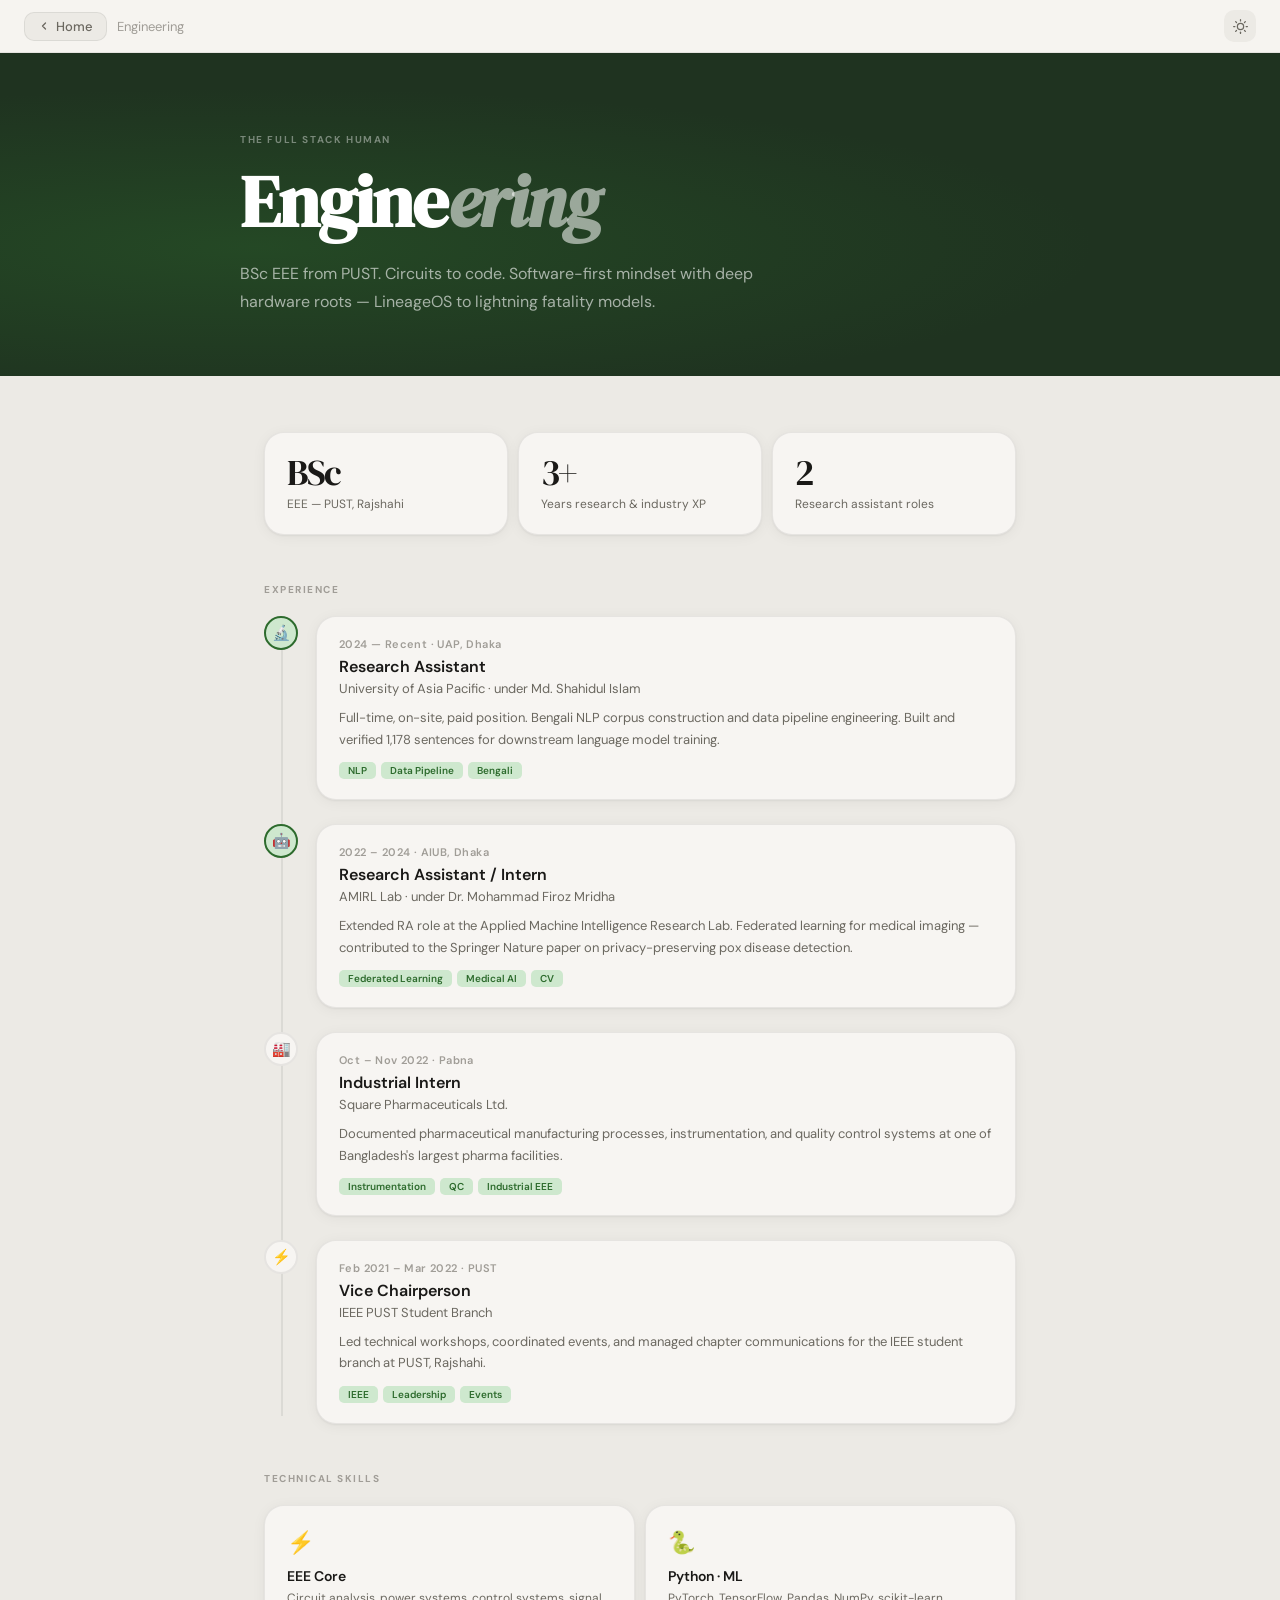
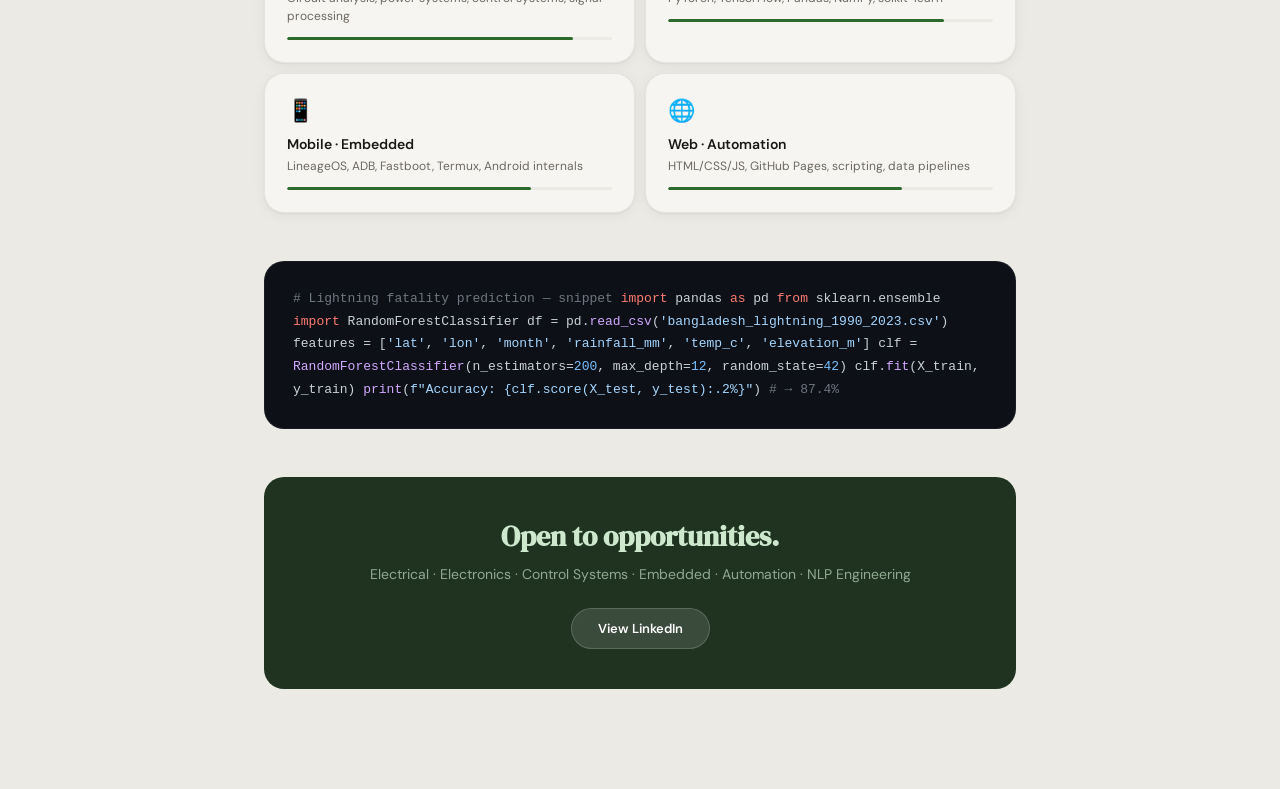
<file: engineering/index.html>
<!DOCTYPE html>
<html lang="en" data-theme="light">
<head>
<meta charset="UTF-8"/>
<meta name="viewport" content="width=device-width,initial-scale=1.0"/>
<title>Engineering — Kibriya</title>
<link rel="preconnect" href="https://fonts.googleapis.com"/>
<link rel="preconnect" href="https://fonts.gstatic.com" crossorigin/>
<link href="https://fonts.googleapis.com/css2?family=DM+Serif+Display:ital@0;1&family=DM+Sans:ital,opsz,wght@0,9..40,300;0,9..40,400;0,9..40,500;1,9..40,300&display=swap" rel="stylesheet"/>
<style>
:root{
  --bg:#eceae5;--surface:#f7f5f2;--s2:#eceae5;
  --border:rgba(0,0,0,.07);--text:#1a1917;--muted:#6b6860;--subtle:#a09d97;
  --accent:#2d6b2d;--accent-bg:#cee8ce;
  --r:20px;--sh:0 1px 2px rgba(0,0,0,.05),0 2px 14px rgba(0,0,0,.05);
}
[data-theme=dark]{
  --bg:#141312;--surface:#1e1d1b;--s2:#252321;
  --border:rgba(255,255,255,.06);--text:#f0ede8;--muted:#9e9b94;--subtle:#5a5752;
  --accent-bg:#1a3020;
}
*,*::before,*::after{box-sizing:border-box;margin:0;padding:0}
html{scroll-behavior:smooth}
body{font-family:'DM Sans',sans-serif;background:var(--bg);color:var(--text);transition:background .3s,color .3s}
a{color:inherit;text-decoration:none}

nav{position:sticky;top:0;z-index:99;display:flex;align-items:center;justify-content:space-between;padding:10px 24px;background:color-mix(in srgb,var(--surface) 88%,transparent);border-bottom:1px solid var(--border);backdrop-filter:blur(18px)}
.nav-back{display:flex;align-items:center;gap:6px;font-size:13px;font-weight:500;color:var(--muted);background:var(--s2);border:1px solid var(--border);border-radius:10px;padding:5px 13px;transition:all .18s}
.nav-back:hover{color:var(--text);background:var(--border)}
.nav-back svg{width:12px;height:12px}
.nav-title{font-size:13px;color:var(--subtle)}
.nav-btn{width:32px;height:32px;border-radius:10px;border:none;background:var(--s2);color:var(--muted);cursor:pointer;display:flex;align-items:center;justify-content:center;transition:all .18s}
.nav-btn svg{width:15px;height:15px}

.hero{background:#1f3320;padding:80px 24px 60px;position:relative;overflow:hidden}
.hero::before{content:'';position:absolute;inset:0;background:radial-gradient(ellipse at 20% 60%,rgba(45,107,45,.38),transparent 58%)}
.hero-inner{max-width:800px;margin:0 auto;position:relative}
.hero-eyebrow{font-size:10px;font-weight:700;letter-spacing:1.6px;text-transform:uppercase;color:rgba(255,255,255,.4);margin-bottom:18px;display:block}
.hero-title{font-family:'DM Serif Display',serif;font-size:clamp(38px,7vw,72px);line-height:1.05;letter-spacing:-2px;color:#fff;margin-bottom:20px}
.hero-title em{font-style:italic;color:rgba(255,255,255,.55)}
.hero-desc{font-size:16px;color:rgba(255,255,255,.6);max-width:520px;line-height:1.75}

.wrap{max-width:800px;margin:0 auto;padding:56px 24px 100px}
.sec-label{font-size:10px;font-weight:700;letter-spacing:1.5px;text-transform:uppercase;color:var(--subtle);margin-bottom:20px;display:block}

.stats{display:grid;grid-template-columns:repeat(3,1fr);gap:10px;margin-bottom:48px}
@media(max-width:540px){.stats{grid-template-columns:1fr}}
.stat{background:var(--surface);border:1px solid var(--border);border-radius:var(--r);padding:22px;box-shadow:var(--sh)}
.stat-n{font-family:'DM Serif Display',serif;font-size:36px;letter-spacing:-2px;line-height:1}
.stat-l{font-size:12px;color:var(--muted);margin-top:5px;line-height:1.4}

/* TIMELINE */
.timeline{position:relative;margin-bottom:48px}
.timeline::before{content:'';position:absolute;left:17px;top:8px;bottom:8px;width:2px;background:var(--border)}
.tl-item{display:flex;gap:18px;margin-bottom:24px;position:relative}
.tl-dot{width:34px;height:34px;border-radius:50%;background:var(--surface);border:2px solid var(--border);flex-shrink:0;display:flex;align-items:center;justify-content:center;font-size:15px;position:relative;z-index:1;transition:border-color .2s}
.tl-dot.on{border-color:var(--accent);background:var(--accent-bg)}
.tl-body{background:var(--surface);border:1px solid var(--border);border-radius:var(--r);padding:20px 22px;flex:1;box-shadow:var(--sh);transition:transform .2s}
.tl-item:hover .tl-body{transform:translateX(3px)}
.tl-date{font-size:11px;font-weight:600;color:var(--subtle);letter-spacing:.4px;margin-bottom:5px}
.tl-role{font-size:16px;font-weight:600;margin-bottom:3px}
.tl-org{font-size:13px;color:var(--muted);margin-bottom:10px}
.tl-desc{font-size:13px;color:var(--muted);line-height:1.65}
.tl-tags{display:flex;flex-wrap:wrap;gap:5px;margin-top:12px}
.tl-tag{font-size:10px;font-weight:600;padding:2px 9px;border-radius:5px;background:var(--accent-bg);color:var(--accent)}
[data-theme=dark] .tl-tag{color:#6dbc6d}

.skills{display:grid;grid-template-columns:repeat(2,1fr);gap:10px;margin-bottom:48px}
@media(max-width:540px){.skills{grid-template-columns:1fr}}
.skill{background:var(--surface);border:1px solid var(--border);border-radius:var(--r);padding:22px;box-shadow:var(--sh)}
.skill-ic{font-size:22px;margin-bottom:10px}
.skill-n{font-size:14px;font-weight:600;margin-bottom:4px}
.skill-d{font-size:12px;color:var(--muted);line-height:1.5}
.skill-bar{height:3px;background:var(--s2);border-radius:2px;margin-top:12px;overflow:hidden}
.skill-fill{height:100%;border-radius:2px;background:var(--accent)}

.code{background:#0d1117;color:#c9d1d9;border-radius:var(--r);padding:26px 28px;font-family:'SF Mono','Cascadia Code',monospace;font-size:13px;line-height:1.75;margin:48px 0;overflow-x:auto;border:1px solid rgba(255,255,255,.05)}
.ck{color:#ff7b72}.cf{color:#d2a8ff}.cs{color:#a5d6ff}.cn{color:#79c0ff}.cc{color:#6e7681}

.div{height:1px;background:var(--border);margin:48px 0}

.cta{background:#1f3320;color:#cee8ce;border-radius:var(--r);padding:40px;text-align:center}
.cta h3{font-family:'DM Serif Display',serif;font-size:28px;margin-bottom:8px}
.cta p{font-size:14px;opacity:.65;margin-bottom:22px;line-height:1.65}
.cta-btn{display:inline-block;padding:11px 26px;border-radius:50px;background:rgba(255,255,255,.12);border:1px solid rgba(255,255,255,.18);color:#fff;font-size:13px;font-weight:600;transition:background .18s;font-family:'DM Sans',sans-serif}
.cta-btn:hover{background:rgba(255,255,255,.22)}
</style>
</head>
<body>

<nav>
  <div style="display:flex;align-items:center;gap:10px">
    <a class="nav-back" href="index.html">
      <svg viewBox="0 0 24 24" fill="none" stroke="currentColor" stroke-width="2.5" stroke-linecap="round" stroke-linejoin="round"><polyline points="15 18 9 12 15 6"/></svg>
      Home
    </a>
    <span class="nav-title">Engineering</span>
  </div>
  <button class="nav-btn" onclick="toggleTheme()">
    <svg id="ti" viewBox="0 0 24 24" fill="none" stroke="currentColor" stroke-width="2" stroke-linecap="round" stroke-linejoin="round"><circle cx="12" cy="12" r="5"/><line x1="12" y1="1" x2="12" y2="3"/><line x1="12" y1="21" x2="12" y2="23"/><line x1="4.22" y1="4.22" x2="5.64" y2="5.64"/><line x1="18.36" y1="18.36" x2="19.78" y2="19.78"/><line x1="1" y1="12" x2="3" y2="12"/><line x1="21" y1="12" x2="23" y2="12"/><line x1="4.22" y1="19.78" x2="5.64" y2="18.36"/><line x1="18.36" y1="5.64" x2="19.78" y2="4.22"/></svg>
  </button>
</nav>

<div class="hero">
  <div class="hero-inner">
    <span class="hero-eyebrow">The Full Stack Human</span>
    <h1 class="hero-title">Engine<em>ering</em></h1>
    <p class="hero-desc">BSc EEE from PUST. Circuits to code. Software-first mindset with deep hardware roots — LineageOS to lightning fatality models.</p>
  </div>
</div>

<div class="wrap">

  <div class="stats">
    <div class="stat"><div class="stat-n">BSc</div><div class="stat-l">EEE — PUST, Rajshahi</div></div>
    <div class="stat"><div class="stat-n">3+</div><div class="stat-l">Years research & industry XP</div></div>
    <div class="stat"><div class="stat-n">2</div><div class="stat-l">Research assistant roles</div></div>
  </div>

  <span class="sec-label">Experience</span>
  <div class="timeline">

    <div class="tl-item">
      <div class="tl-dot on">🔬</div>
      <div class="tl-body">
        <div class="tl-date">2024 — Recent · UAP, Dhaka</div>
        <div class="tl-role">Research Assistant</div>
        <div class="tl-org">University of Asia Pacific · under Md. Shahidul Islam</div>
        <div class="tl-desc">Full-time, on-site, paid position. Bengali NLP corpus construction and data pipeline engineering. Built and verified 1,178 sentences for downstream language model training.</div>
        <div class="tl-tags"><span class="tl-tag">NLP</span><span class="tl-tag">Data Pipeline</span><span class="tl-tag">Bengali</span></div>
      </div>
    </div>

    <div class="tl-item">
      <div class="tl-dot on">🤖</div>
      <div class="tl-body">
        <div class="tl-date">2022 – 2024 · AIUB, Dhaka</div>
        <div class="tl-role">Research Assistant / Intern</div>
        <div class="tl-org">AMIRL Lab · under Dr. Mohammad Firoz Mridha</div>
        <div class="tl-desc">Extended RA role at the Applied Machine Intelligence Research Lab. Federated learning for medical imaging — contributed to the Springer Nature paper on privacy-preserving pox disease detection.</div>
        <div class="tl-tags"><span class="tl-tag">Federated Learning</span><span class="tl-tag">Medical AI</span><span class="tl-tag">CV</span></div>
      </div>
    </div>

    <div class="tl-item">
      <div class="tl-dot">🏭</div>
      <div class="tl-body">
        <div class="tl-date">Oct – Nov 2022 · Pabna</div>
        <div class="tl-role">Industrial Intern</div>
        <div class="tl-org">Square Pharmaceuticals Ltd.</div>
        <div class="tl-desc">Documented pharmaceutical manufacturing processes, instrumentation, and quality control systems at one of Bangladesh's largest pharma facilities.</div>
        <div class="tl-tags"><span class="tl-tag">Instrumentation</span><span class="tl-tag">QC</span><span class="tl-tag">Industrial EEE</span></div>
      </div>
    </div>

    <div class="tl-item">
      <div class="tl-dot">⚡</div>
      <div class="tl-body">
        <div class="tl-date">Feb 2021 – Mar 2022 · PUST</div>
        <div class="tl-role">Vice Chairperson</div>
        <div class="tl-org">IEEE PUST Student Branch</div>
        <div class="tl-desc">Led technical workshops, coordinated events, and managed chapter communications for the IEEE student branch at PUST, Rajshahi.</div>
        <div class="tl-tags"><span class="tl-tag">IEEE</span><span class="tl-tag">Leadership</span><span class="tl-tag">Events</span></div>
      </div>
    </div>

  </div>

  <span class="sec-label">Technical Skills</span>
  <div class="skills">
    <div class="skill"><div class="skill-ic">⚡</div><div class="skill-n">EEE Core</div><div class="skill-d">Circuit analysis, power systems, control systems, signal processing</div><div class="skill-bar"><div class="skill-fill" style="width:88%"></div></div></div>
    <div class="skill"><div class="skill-ic">🐍</div><div class="skill-n">Python · ML</div><div class="skill-d">PyTorch, TensorFlow, Pandas, NumPy, scikit-learn</div><div class="skill-bar"><div class="skill-fill" style="width:85%"></div></div></div>
    <div class="skill"><div class="skill-ic">📱</div><div class="skill-n">Mobile · Embedded</div><div class="skill-d">LineageOS, ADB, Fastboot, Termux, Android internals</div><div class="skill-bar"><div class="skill-fill" style="width:75%"></div></div></div>
    <div class="skill"><div class="skill-ic">🌐</div><div class="skill-n">Web · Automation</div><div class="skill-d">HTML/CSS/JS, GitHub Pages, scripting, data pipelines</div><div class="skill-bar"><div class="skill-fill" style="width:72%"></div></div></div>
  </div>

  <div class="code">
<span class="cc"># Lightning fatality prediction — snippet</span>
<span class="ck">import</span> pandas <span class="ck">as</span> pd
<span class="ck">from</span> sklearn.ensemble <span class="ck">import</span> RandomForestClassifier

df       = pd.<span class="cf">read_csv</span>(<span class="cs">'bangladesh_lightning_1990_2023.csv'</span>)
features = [<span class="cs">'lat'</span>, <span class="cs">'lon'</span>, <span class="cs">'month'</span>, <span class="cs">'rainfall_mm'</span>, <span class="cs">'temp_c'</span>, <span class="cs">'elevation_m'</span>]

clf = <span class="cf">RandomForestClassifier</span>(n_estimators=<span class="cn">200</span>, max_depth=<span class="cn">12</span>, random_state=<span class="cn">42</span>)
clf.<span class="cf">fit</span>(X_train, y_train)

<span class="cf">print</span>(<span class="cs">f"Accuracy: {clf.score(X_test, y_test):.2%}"</span>)  <span class="cc"># → 87.4%</span>
  </div>

  <div class="cta">
    <h3>Open to opportunities.</h3>
    <p>Electrical · Electronics · Control Systems · Embedded · Automation · NLP Engineering</p>
    <a class="cta-btn" href="https://www.linkedin.com/in/mdgolamkibriya" target="_blank">View LinkedIn</a>
  </div>

</div>

<script>
const MOON=`<path d="M21 12.79A9 9 0 1 1 11.21 3 7 7 0 0 0 21 12.79z"/>`;
const SUN=`<circle cx="12" cy="12" r="5"/><line x1="12" y1="1" x2="12" y2="3"/><line x1="12" y1="21" x2="12" y2="23"/><line x1="4.22" y1="4.22" x2="5.64" y2="5.64"/><line x1="18.36" y1="18.36" x2="19.78" y2="19.78"/><line x1="1" y1="12" x2="3" y2="12"/><line x1="21" y1="12" x2="23" y2="12"/><line x1="4.22" y1="19.78" x2="5.64" y2="18.36"/><line x1="18.36" y1="5.64" x2="19.78" y2="4.22"/>`;
let dark=false;
function toggleTheme(){dark=!dark;document.documentElement.setAttribute('data-theme',dark?'dark':'light');document.getElementById('ti').innerHTML=dark?MOON:SUN}
</script>
</body>
</html>
</file>
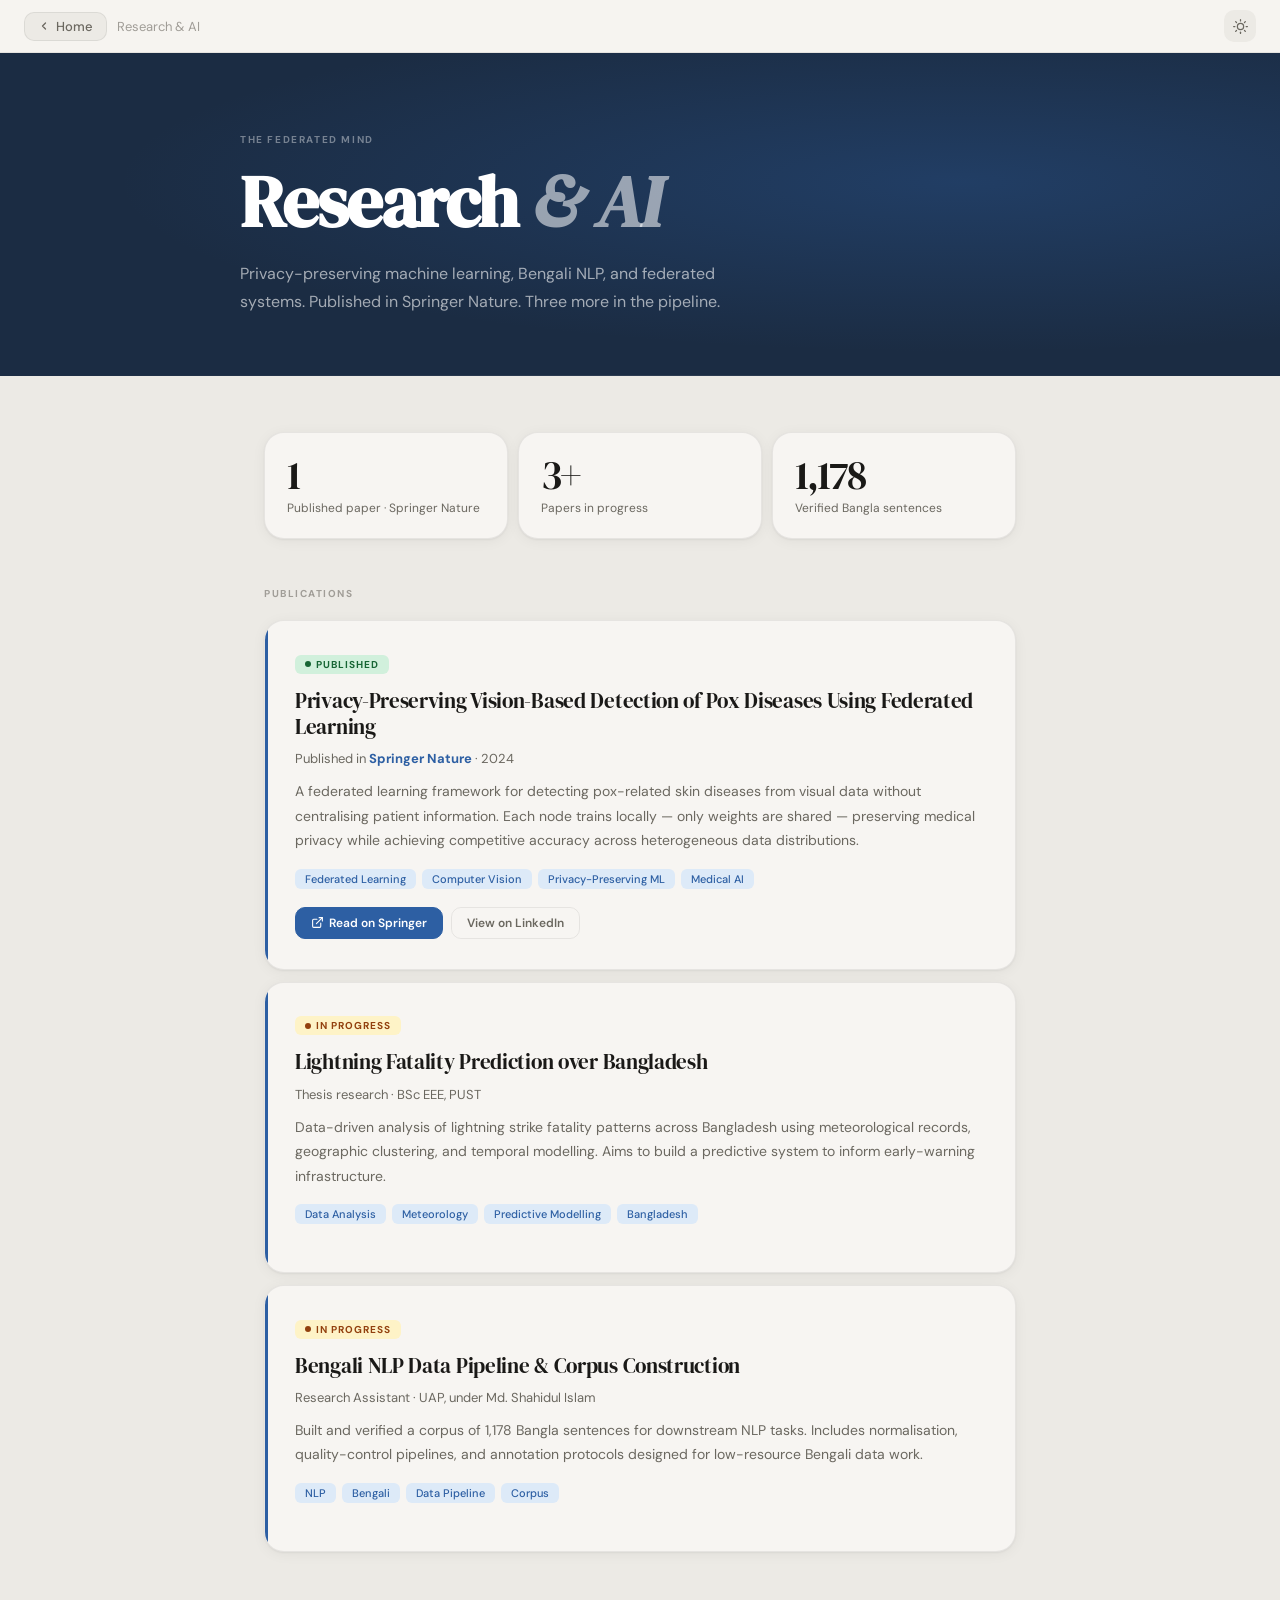
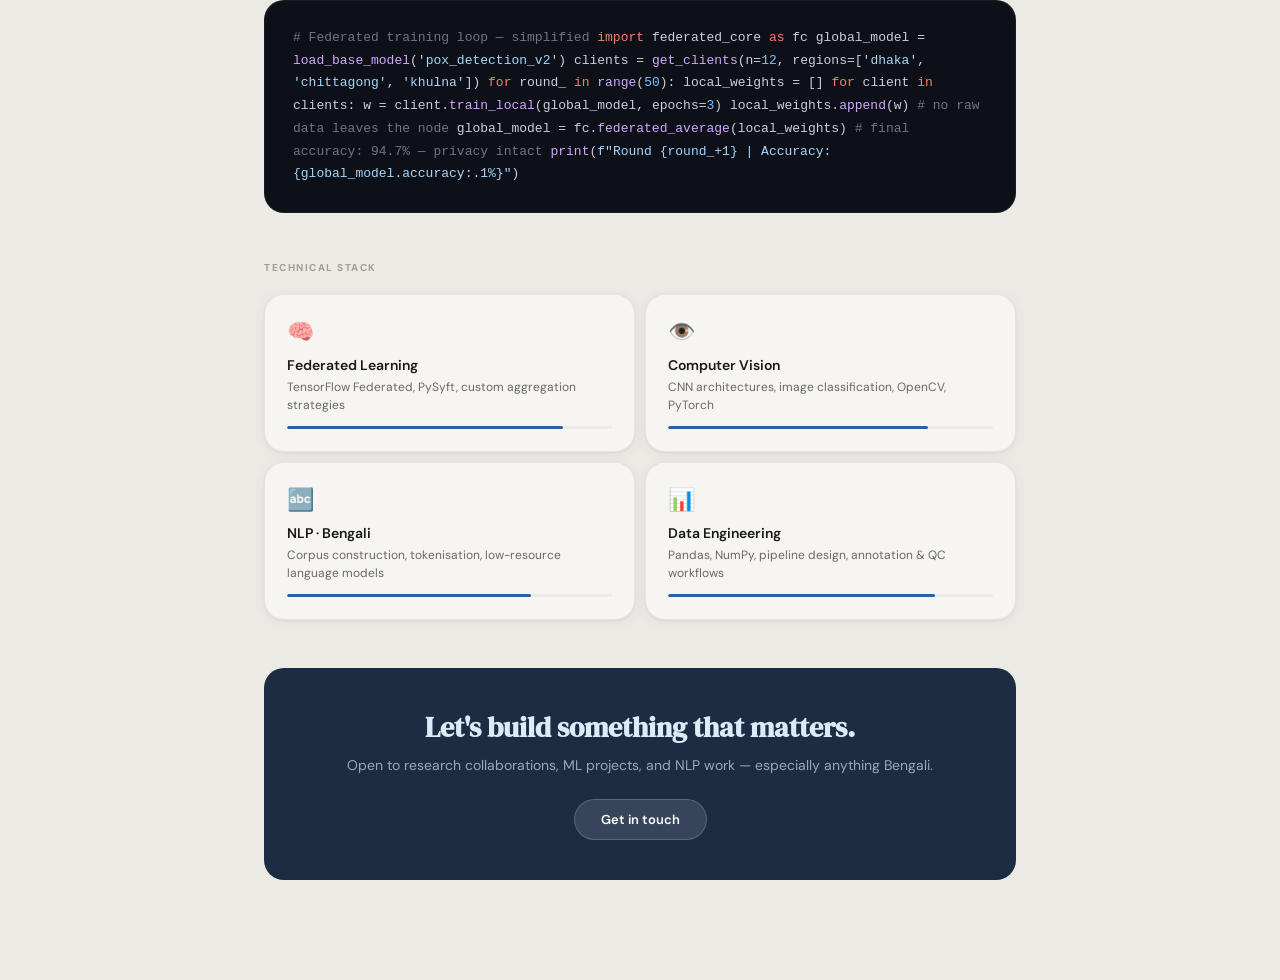
<file: research/index.html>
<!DOCTYPE html>
<html lang="en" data-theme="light">
<head>
<meta charset="UTF-8"/>
<meta name="viewport" content="width=device-width,initial-scale=1.0"/>
<title>Research & AI — Kibriya</title>
<link rel="preconnect" href="https://fonts.googleapis.com"/>
<link rel="preconnect" href="https://fonts.gstatic.com" crossorigin/>
<link href="https://fonts.googleapis.com/css2?family=DM+Serif+Display:ital@0;1&family=DM+Sans:ital,opsz,wght@0,9..40,300;0,9..40,400;0,9..40,500;1,9..40,300&display=swap" rel="stylesheet"/>
<style>
:root{
  --bg:#eceae5;--surface:#f7f5f2;--s2:#eceae5;
  --border:rgba(0,0,0,.07);--text:#1a1917;--muted:#6b6860;--subtle:#a09d97;
  --accent:#2d5fa3;--accent-bg:#ddeaf8;
  --r:20px;--sh:0 1px 2px rgba(0,0,0,.05),0 2px 14px rgba(0,0,0,.05);
}
[data-theme=dark]{
  --bg:#141312;--surface:#1e1d1b;--s2:#252321;
  --border:rgba(255,255,255,.06);--text:#f0ede8;--muted:#9e9b94;--subtle:#5a5752;
  --accent-bg:#1a2a40;
}
*,*::before,*::after{box-sizing:border-box;margin:0;padding:0}
html{scroll-behavior:smooth}
body{font-family:'DM Sans',sans-serif;background:var(--bg);color:var(--text);transition:background .3s,color .3s;min-height:100vh}
a{color:inherit;text-decoration:none}

/* NAV */
nav{
  position:sticky;top:0;z-index:99;
  display:flex;align-items:center;justify-content:space-between;
  padding:10px 24px;
  background:color-mix(in srgb,var(--surface) 88%,transparent);
  border-bottom:1px solid var(--border);
  backdrop-filter:blur(18px);
}
.nav-back{
  display:flex;align-items:center;gap:6px;
  font-size:13px;font-weight:500;color:var(--muted);
  background:var(--s2);border:1px solid var(--border);
  border-radius:10px;padding:5px 13px;transition:all .18s;
}
.nav-back:hover{color:var(--text);background:var(--border)}
.nav-back svg{width:12px;height:12px}
.nav-title{font-size:13px;color:var(--subtle)}
.nav-btn{width:32px;height:32px;border-radius:10px;border:none;background:var(--s2);color:var(--muted);cursor:pointer;display:flex;align-items:center;justify-content:center;transition:all .18s}
.nav-btn:hover{color:var(--text)}
.nav-btn svg{width:15px;height:15px}

/* HERO */
.hero{
  background:#1b2c43;
  padding:80px 24px 60px;
  position:relative;overflow:hidden;
}
.hero::before{
  content:'';position:absolute;inset:0;
  background:radial-gradient(ellipse at 75% 40%,rgba(45,95,163,.35),transparent 62%);
}
.hero::after{
  content:'';position:absolute;bottom:0;left:0;right:0;height:1px;
  background:linear-gradient(90deg,transparent,rgba(255,255,255,.08),transparent);
}
.hero-inner{max-width:800px;margin:0 auto;position:relative}
.hero-eyebrow{
  font-size:10px;font-weight:700;letter-spacing:1.6px;text-transform:uppercase;
  color:rgba(255,255,255,.4);margin-bottom:18px;display:block;
}
.hero-title{
  font-family:'DM Serif Display',serif;
  font-size:clamp(38px,7vw,72px);line-height:1.05;letter-spacing:-2px;
  color:#fff;margin-bottom:20px;
}
.hero-title em{font-style:italic;color:rgba(255,255,255,.55)}
.hero-desc{font-size:16px;color:rgba(255,255,255,.6);max-width:520px;line-height:1.75}

/* WRAP */
.wrap{max-width:800px;margin:0 auto;padding:56px 24px 100px}

/* SECTION LABEL */
.sec-label{
  font-size:10px;font-weight:700;letter-spacing:1.5px;text-transform:uppercase;
  color:var(--subtle);margin-bottom:20px;display:block;
}

/* STATS */
.stats{display:grid;grid-template-columns:repeat(3,1fr);gap:10px;margin-bottom:48px}
@media(max-width:540px){.stats{grid-template-columns:1fr}}
.stat{background:var(--surface);border:1px solid var(--border);border-radius:var(--r);padding:22px;box-shadow:var(--sh)}
.stat-n{font-family:'DM Serif Display',serif;font-size:40px;letter-spacing:-2px;line-height:1;color:var(--text)}
.stat-l{font-size:12px;color:var(--muted);margin-top:5px;line-height:1.4}

/* PAPER */
.paper{background:var(--surface);border:1px solid var(--border);border-radius:var(--r);padding:30px;margin-bottom:12px;box-shadow:var(--sh);transition:transform .2s,box-shadow .2s;position:relative;overflow:hidden}
.paper::before{content:'';position:absolute;left:0;top:0;bottom:0;width:3px;background:var(--accent);border-radius:3px 0 0 3px}
.paper:hover{transform:translateY(-2px);box-shadow:0 8px 28px rgba(0,0,0,.09)}
.paper-status{
  display:inline-flex;align-items:center;gap:5px;
  font-size:10px;font-weight:700;letter-spacing:1px;text-transform:uppercase;
  padding:3px 10px;border-radius:6px;margin-bottom:14px;
}
.s-pub{background:#d1f0dc;color:#166534}
.s-wip{background:#fef3c7;color:#92400e}
[data-theme=dark] .s-pub{background:#14391f;color:#6ee7a0}
[data-theme=dark] .s-wip{background:#3d2a00;color:#fcd34d}
.s-dot{width:6px;height:6px;border-radius:50%;background:currentColor;display:inline-block}
.paper-title{font-family:'DM Serif Display',serif;font-size:21px;line-height:1.25;letter-spacing:-.3px;margin-bottom:10px}
.paper-venue{font-size:13px;color:var(--muted);margin-bottom:12px}
.paper-venue strong{color:var(--accent)}
.paper-abstract{font-size:14px;color:var(--muted);line-height:1.75;margin-bottom:16px}
.paper-tags{display:flex;flex-wrap:wrap;gap:6px;margin-bottom:18px}
.tag{font-size:11px;font-weight:500;padding:3px 10px;border-radius:6px;background:var(--accent-bg);color:var(--accent)}
[data-theme=dark] .tag{color:#7ab0e0}
.paper-links{display:flex;gap:8px;flex-wrap:wrap}
.plink{
  display:inline-flex;align-items:center;gap:5px;
  padding:7px 15px;border-radius:10px;font-size:12px;font-weight:600;
  border:1px solid var(--border);color:var(--muted);transition:all .18s;
  font-family:'DM Sans',sans-serif;cursor:pointer;
}
.plink:hover{background:var(--text);color:var(--bg);border-color:var(--text)}
.plink.primary{background:var(--accent);color:#fff;border-color:var(--accent)}
.plink.primary:hover{opacity:.88}
.plink svg{width:13px;height:13px}

/* CODE BLOCK */
.code{
  background:#0d1117;color:#c9d1d9;
  border-radius:var(--r);padding:26px 28px;
  font-family:'SF Mono','Cascadia Code',monospace;font-size:13px;line-height:1.75;
  margin:48px 0;overflow-x:auto;
  border:1px solid rgba(255,255,255,.05);
}
.ck{color:#ff7b72}.cf{color:#d2a8ff}.cs{color:#a5d6ff}.cn{color:#79c0ff}.cc{color:#6e7681}

/* SKILLS */
.skills{display:grid;grid-template-columns:repeat(2,1fr);gap:10px;margin-bottom:48px}
@media(max-width:540px){.skills{grid-template-columns:1fr}}
.skill{background:var(--surface);border:1px solid var(--border);border-radius:var(--r);padding:22px;box-shadow:var(--sh)}
.skill-ic{font-size:22px;margin-bottom:10px}
.skill-n{font-size:14px;font-weight:600;margin-bottom:4px}
.skill-d{font-size:12px;color:var(--muted);line-height:1.5}
.skill-bar{height:3px;background:var(--s2);border-radius:2px;margin-top:12px;overflow:hidden}
.skill-fill{height:100%;border-radius:2px;background:var(--accent)}

/* CTA */
.cta{background:#1b2c43;color:#ddeaf8;border-radius:var(--r);padding:40px;text-align:center}
.cta h3{font-family:'DM Serif Display',serif;font-size:28px;margin-bottom:8px}
.cta p{font-size:14px;opacity:.65;margin-bottom:22px;line-height:1.65}
.cta-btn{display:inline-block;padding:11px 26px;border-radius:50px;background:rgba(255,255,255,.12);border:1px solid rgba(255,255,255,.18);color:#fff;font-size:13px;font-weight:600;transition:background .18s;font-family:'DM Sans',sans-serif}
.cta-btn:hover{background:rgba(255,255,255,.22)}
.div{height:1px;background:var(--border);margin:48px 0}
</style>
</head>
<body>

<nav>
  <div style="display:flex;align-items:center;gap:10px">
    <a class="nav-back" href="index.html">
      <svg viewBox="0 0 24 24" fill="none" stroke="currentColor" stroke-width="2.5" stroke-linecap="round" stroke-linejoin="round"><polyline points="15 18 9 12 15 6"/></svg>
      Home
    </a>
    <span class="nav-title">Research & AI</span>
  </div>
  <button class="nav-btn" onclick="toggleTheme()" aria-label="Toggle theme">
    <svg id="ti" viewBox="0 0 24 24" fill="none" stroke="currentColor" stroke-width="2" stroke-linecap="round" stroke-linejoin="round"><circle cx="12" cy="12" r="5"/><line x1="12" y1="1" x2="12" y2="3"/><line x1="12" y1="21" x2="12" y2="23"/><line x1="4.22" y1="4.22" x2="5.64" y2="5.64"/><line x1="18.36" y1="18.36" x2="19.78" y2="19.78"/><line x1="1" y1="12" x2="3" y2="12"/><line x1="21" y1="12" x2="23" y2="12"/><line x1="4.22" y1="19.78" x2="5.64" y2="18.36"/><line x1="18.36" y1="5.64" x2="19.78" y2="4.22"/></svg>
  </button>
</nav>

<div class="hero">
  <div class="hero-inner">
    <span class="hero-eyebrow">The Federated Mind</span>
    <h1 class="hero-title">Research <em>&amp; AI</em></h1>
    <p class="hero-desc">Privacy-preserving machine learning, Bengali NLP, and federated systems. Published in Springer Nature. Three more in the pipeline.</p>
  </div>
</div>

<div class="wrap">

  <div class="stats">
    <div class="stat"><div class="stat-n">1</div><div class="stat-l">Published paper · Springer Nature</div></div>
    <div class="stat"><div class="stat-n">3+</div><div class="stat-l">Papers in progress</div></div>
    <div class="stat"><div class="stat-n">1,178</div><div class="stat-l">Verified Bangla sentences</div></div>
  </div>

  <span class="sec-label">Publications</span>

  <div class="paper">
    <div class="paper-status s-pub"><span class="s-dot"></span> Published</div>
    <div class="paper-title">Privacy-Preserving Vision-Based Detection of Pox Diseases Using Federated Learning</div>
    <div class="paper-venue">Published in <strong>Springer Nature</strong> · 2024</div>
    <div class="paper-abstract">A federated learning framework for detecting pox-related skin diseases from visual data without centralising patient information. Each node trains locally — only weights are shared — preserving medical privacy while achieving competitive accuracy across heterogeneous data distributions.</div>
    <div class="paper-tags">
      <span class="tag">Federated Learning</span><span class="tag">Computer Vision</span>
      <span class="tag">Privacy-Preserving ML</span><span class="tag">Medical AI</span>
    </div>
    <div class="paper-links">
      <a class="plink primary" href="https://link.springer.com" target="_blank" rel="noopener">
        <svg viewBox="0 0 24 24" fill="none" stroke="currentColor" stroke-width="2" stroke-linecap="round" stroke-linejoin="round"><path d="M18 13v6a2 2 0 0 1-2 2H5a2 2 0 0 1-2-2V8a2 2 0 0 1 2-2h6"/><polyline points="15 3 21 3 21 9"/><line x1="10" y1="14" x2="21" y2="3"/></svg>
        Read on Springer
      </a>
      <a class="plink" href="https://www.linkedin.com/in/mdgolamkibriya" target="_blank">View on LinkedIn</a>
    </div>
  </div>

  <div class="paper">
    <div class="paper-status s-wip"><span class="s-dot"></span> In Progress</div>
    <div class="paper-title">Lightning Fatality Prediction over Bangladesh</div>
    <div class="paper-venue">Thesis research · BSc EEE, PUST</div>
    <div class="paper-abstract">Data-driven analysis of lightning strike fatality patterns across Bangladesh using meteorological records, geographic clustering, and temporal modelling. Aims to build a predictive system to inform early-warning infrastructure.</div>
    <div class="paper-tags">
      <span class="tag">Data Analysis</span><span class="tag">Meteorology</span>
      <span class="tag">Predictive Modelling</span><span class="tag">Bangladesh</span>
    </div>
  </div>

  <div class="paper">
    <div class="paper-status s-wip"><span class="s-dot"></span> In Progress</div>
    <div class="paper-title">Bengali NLP Data Pipeline &amp; Corpus Construction</div>
    <div class="paper-venue">Research Assistant · UAP, under Md. Shahidul Islam</div>
    <div class="paper-abstract">Built and verified a corpus of 1,178 Bangla sentences for downstream NLP tasks. Includes normalisation, quality-control pipelines, and annotation protocols designed for low-resource Bengali data work.</div>
    <div class="paper-tags">
      <span class="tag">NLP</span><span class="tag">Bengali</span>
      <span class="tag">Data Pipeline</span><span class="tag">Corpus</span>
    </div>
  </div>

  <div class="code">
<span class="cc"># Federated training loop — simplified</span>
<span class="ck">import</span> federated_core <span class="ck">as</span> fc

global_model = <span class="cf">load_base_model</span>(<span class="cs">'pox_detection_v2'</span>)
clients       = <span class="cf">get_clients</span>(n=<span class="cn">12</span>, regions=[<span class="cs">'dhaka'</span>, <span class="cs">'chittagong'</span>, <span class="cs">'khulna'</span>])

<span class="ck">for</span> round_ <span class="ck">in</span> <span class="cf">range</span>(<span class="cn">50</span>):
    local_weights = []
    <span class="ck">for</span> client <span class="ck">in</span> clients:
        w = client.<span class="cf">train_local</span>(global_model, epochs=<span class="cn">3</span>)
        local_weights.<span class="cf">append</span>(w)    <span class="cc"># no raw data leaves the node</span>

    global_model = fc.<span class="cf">federated_average</span>(local_weights)

<span class="cc"># final accuracy: 94.7% — privacy intact</span>
<span class="cf">print</span>(<span class="cs">f"Round {round_+1} | Accuracy: {global_model.accuracy:.1%}"</span>)
  </div>

  <span class="sec-label">Technical Stack</span>
  <div class="skills">
    <div class="skill"><div class="skill-ic">🧠</div><div class="skill-n">Federated Learning</div><div class="skill-d">TensorFlow Federated, PySyft, custom aggregation strategies</div><div class="skill-bar"><div class="skill-fill" style="width:85%"></div></div></div>
    <div class="skill"><div class="skill-ic">👁️</div><div class="skill-n">Computer Vision</div><div class="skill-d">CNN architectures, image classification, OpenCV, PyTorch</div><div class="skill-bar"><div class="skill-fill" style="width:80%"></div></div></div>
    <div class="skill"><div class="skill-ic">🔤</div><div class="skill-n">NLP · Bengali</div><div class="skill-d">Corpus construction, tokenisation, low-resource language models</div><div class="skill-bar"><div class="skill-fill" style="width:75%"></div></div></div>
    <div class="skill"><div class="skill-ic">📊</div><div class="skill-n">Data Engineering</div><div class="skill-d">Pandas, NumPy, pipeline design, annotation & QC workflows</div><div class="skill-bar"><div class="skill-fill" style="width:82%"></div></div></div>
  </div>

  <div class="cta">
    <h3>Let's build something that matters.</h3>
    <p>Open to research collaborations, ML projects, and NLP work — especially anything Bengali.</p>
    <a class="cta-btn" href="mailto:mdgolamkibriya@gmail.com">Get in touch</a>
  </div>

</div>

<script>
const MOON=`<path d="M21 12.79A9 9 0 1 1 11.21 3 7 7 0 0 0 21 12.79z"/>`;
const SUN=`<circle cx="12" cy="12" r="5"/><line x1="12" y1="1" x2="12" y2="3"/><line x1="12" y1="21" x2="12" y2="23"/><line x1="4.22" y1="4.22" x2="5.64" y2="5.64"/><line x1="18.36" y1="18.36" x2="19.78" y2="19.78"/><line x1="1" y1="12" x2="3" y2="12"/><line x1="21" y1="12" x2="23" y2="12"/><line x1="4.22" y1="19.78" x2="5.64" y2="18.36"/><line x1="18.36" y1="5.64" x2="19.78" y2="4.22"/>`;
let dark=false;
function toggleTheme(){
  dark=!dark;
  document.documentElement.setAttribute('data-theme',dark?'dark':'light');
  document.getElementById('ti').innerHTML=dark?MOON:SUN;
}
</script>
</body>
</html>
</file>
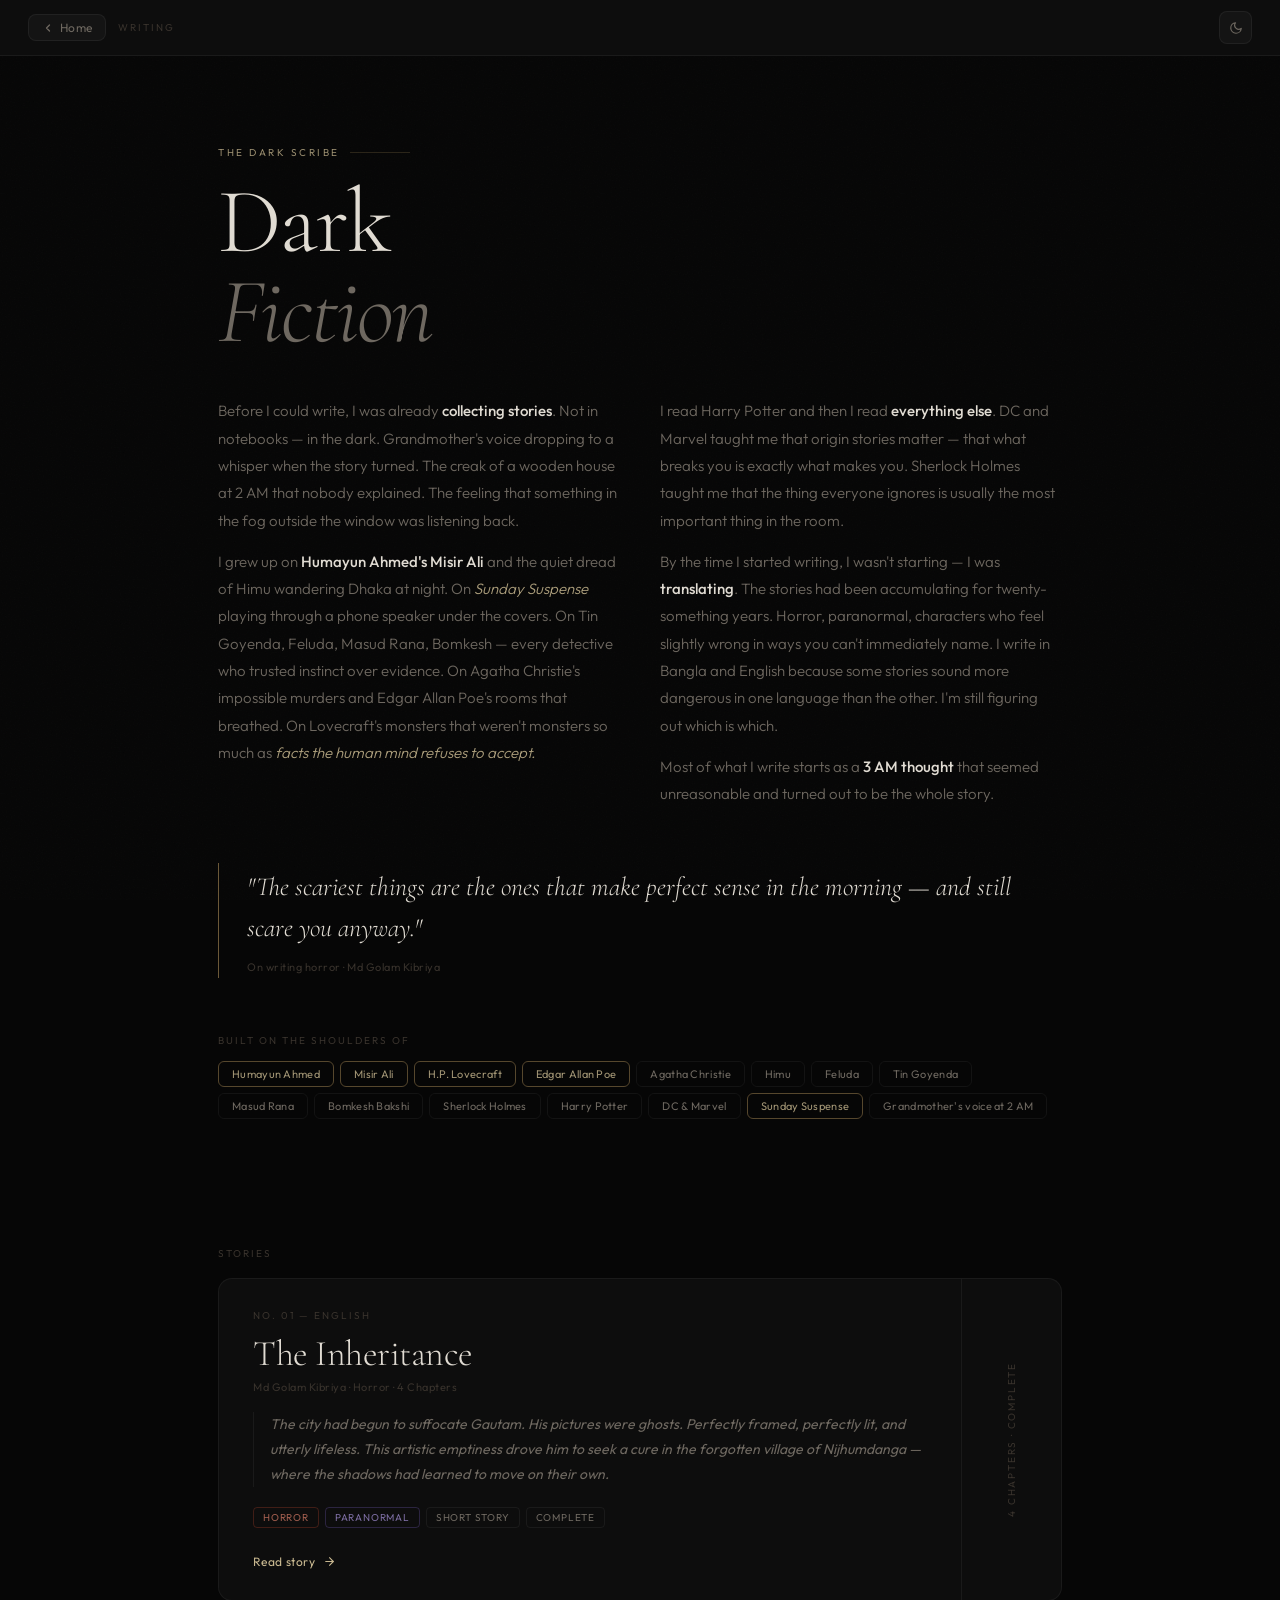
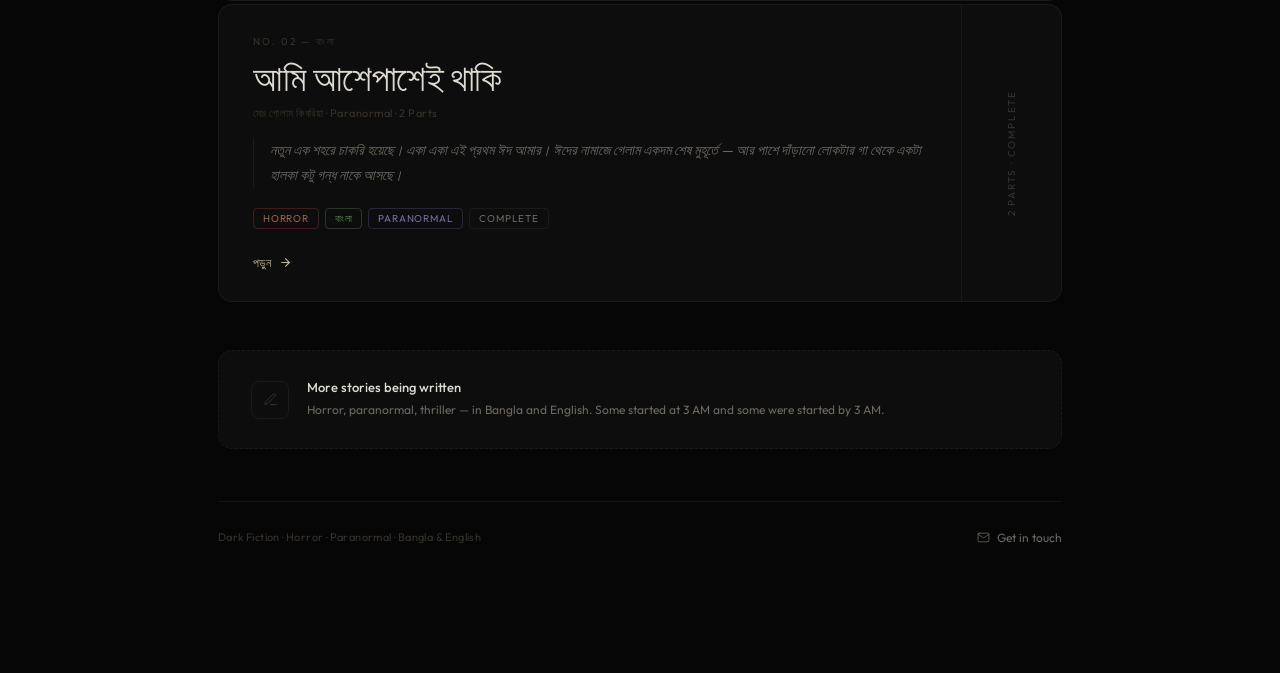
<file: writing/index.html>
<!DOCTYPE html>
<html lang="en" data-theme="dark">
<head>
<meta charset="UTF-8"/>
<meta name="viewport" content="width=device-width,initial-scale=1.0"/>
<title>Writing — Md Golam Kibriya</title>
<link rel="preconnect" href="https://fonts.googleapis.com"/>
<link rel="preconnect" href="https://fonts.gstatic.com" crossorigin/>
<link href="https://fonts.googleapis.com/css2?family=Cormorant+Garamond:ital,wght@0,300;0,400;0,600;1,300;1,400&family=Outfit:wght@300;400;500&display=swap" rel="stylesheet"/>
<style>
:root{
  --bg:#060606;--s1:#0d0d0d;--s2:#141414;--s3:#1d1d1d;
  --border:rgba(255,255,255,.055);--text:#e0dbd2;
  --muted:#6e6860;--subtle:#38322c;
  --cream:#c8b890;--cream-dim:#6b5838;--r:14px;
}
[data-theme="light"]{
  --bg:#f6f3ed;--s1:#fdfcf9;--s2:#f6f3ed;--s3:#ede9df;
  --border:rgba(0,0,0,.07);--text:#18150f;
  --muted:#6a6258;--subtle:#c0b8a5;
  --cream:#7a5c2a;--cream-dim:#c8a96e;
}
*,*::before,*::after{box-sizing:border-box;margin:0;padding:0}
html{scroll-behavior:smooth}
body{font-family:'Outfit',sans-serif;background:var(--bg);color:var(--text);min-height:100vh;transition:background .3s,color .3s;overflow-x:hidden}
a{color:inherit;text-decoration:none}
body::after{content:'';position:fixed;inset:0;z-index:0;pointer-events:none;opacity:.5;background-image:url("data:image/svg+xml,%3Csvg xmlns='http://www.w3.org/2000/svg' width='300' height='300'%3E%3Cfilter id='n'%3E%3CfeTurbulence type='fractalNoise' baseFrequency='0.78' numOctaves='4' stitchTiles='stitch'/%3E%3C/filter%3E%3Crect width='300' height='300' filter='url(%23n)' opacity='0.045'/%3E%3C/svg%3E")}

nav{position:sticky;top:0;z-index:99;display:flex;align-items:center;justify-content:space-between;padding:11px 28px;background:var(--s1);border-bottom:1px solid var(--border);backdrop-filter:blur(20px)}
.nav-l{display:flex;align-items:center;gap:12px}
.nav-back{display:flex;align-items:center;gap:6px;font-size:12px;color:var(--muted);background:var(--s2);border:1px solid var(--border);border-radius:8px;padding:5px 13px;transition:all .2s;letter-spacing:.3px}
.nav-back:hover{color:var(--text);border-color:var(--subtle)}
.nav-back svg{width:12px;height:12px}
.nav-label{font-size:10px;letter-spacing:2px;text-transform:uppercase;color:var(--subtle)}
.nav-btn{width:33px;height:33px;border-radius:8px;border:1px solid var(--border);background:var(--s2);color:var(--muted);cursor:pointer;display:flex;align-items:center;justify-content:center;transition:all .2s}
.nav-btn:hover{color:var(--text);border-color:var(--subtle)}
.nav-btn svg{width:14px;height:14px}

.hero{padding:90px 28px 72px;position:relative;z-index:1;max-width:900px;margin:0 auto}
.hero-eyebrow{font-size:10px;letter-spacing:2.5px;text-transform:uppercase;color:var(--cream);opacity:.75;margin-bottom:18px;display:flex;align-items:center;gap:10px}
.hero-eyebrow::after{content:'';height:1px;width:60px;background:var(--cream-dim);opacity:.5}
.hero-title{font-family:'Cormorant Garamond',serif;font-size:clamp(48px,8vw,92px);line-height:.98;letter-spacing:-2px;color:var(--text);font-weight:300;margin-bottom:40px}
.hero-title em{font-style:italic;color:var(--muted)}

.bio-grid{display:grid;grid-template-columns:1fr 1fr;gap:40px;margin-bottom:56px}
@media(max-width:700px){.bio-grid{grid-template-columns:1fr;gap:22px}}
.bio-block{font-size:15px;line-height:1.82;color:var(--muted);font-weight:300}
.bio-block p+p{margin-top:14px}
.bio-block strong{color:var(--text);font-weight:500}
.bio-block em{font-style:italic;color:var(--cream);opacity:.85}

.pull{border-left:1px solid var(--cream-dim);padding:4px 0 4px 28px;margin-bottom:56px}
.pull blockquote{font-family:'Cormorant Garamond',serif;font-style:italic;font-size:clamp(20px,3vw,26px);line-height:1.55;color:var(--text);font-weight:300}
.pull cite{display:block;font-size:11px;color:var(--subtle);margin-top:12px;letter-spacing:.5px;font-style:normal}

.inf-label{font-size:10px;letter-spacing:2px;text-transform:uppercase;color:var(--subtle);margin-bottom:14px;display:block}
.inf-chips{display:flex;flex-wrap:wrap;gap:6px;margin-bottom:56px}
.inf-chip{font-size:11px;letter-spacing:.3px;padding:5px 13px;border-radius:6px;border:1px solid var(--border);color:var(--muted);cursor:default}
.inf-chip.key{border-color:var(--cream-dim);color:var(--cream);opacity:.8}

.stories-label{font-size:10px;letter-spacing:2px;text-transform:uppercase;color:var(--subtle);margin-bottom:18px;display:block}
.stories{display:flex;flex-direction:column;gap:3px;margin-bottom:48px}

.story-card{display:grid;grid-template-columns:1fr auto;align-items:stretch;background:var(--s1);border:1px solid var(--border);border-radius:var(--r);overflow:hidden;transition:border-color .22s,transform .22s,box-shadow .22s}
.story-card:hover{border-color:rgba(200,184,144,.3);transform:translateY(-2px);box-shadow:0 14px 44px rgba(0,0,0,.35)}
.story-body{padding:30px 34px}
.story-num{font-size:10px;letter-spacing:2px;text-transform:uppercase;color:var(--subtle);margin-bottom:12px;display:block}
.story-title{font-family:'Cormorant Garamond',serif;font-size:clamp(24px,3.5vw,36px);font-weight:300;letter-spacing:-.5px;line-height:1.1;color:var(--text);margin-bottom:6px}
.story-byline{font-size:11px;letter-spacing:.5px;color:var(--subtle);margin-bottom:18px}
.story-excerpt{font-size:14px;line-height:1.8;color:var(--muted);font-style:italic;border-left:1px solid var(--border);padding-left:16px;margin-bottom:20px}
.story-tags{display:flex;gap:6px;flex-wrap:wrap;margin-bottom:22px}
.s-tag{font-size:10px;letter-spacing:.8px;text-transform:uppercase;padding:3px 9px;border-radius:4px;border:1px solid var(--border);color:var(--muted)}
.s-tag.horror{border-color:rgba(160,60,40,.35);color:rgba(210,120,100,.75)}
.s-tag.paranormal{border-color:rgba(100,80,160,.35);color:rgba(160,140,210,.75)}
.s-tag.bangla{border-color:rgba(80,140,80,.35);color:rgba(110,190,110,.75)}
[data-theme="light"] .s-tag.horror{color:rgba(140,40,20,.8);border-color:rgba(140,40,20,.25)}
[data-theme="light"] .s-tag.paranormal{color:rgba(80,60,160,.8);border-color:rgba(80,60,160,.25)}
[data-theme="light"] .s-tag.bangla{color:rgba(40,110,40,.8);border-color:rgba(40,110,40,.25)}
.read-link{display:inline-flex;align-items:center;gap:8px;font-size:12px;color:var(--cream);letter-spacing:.4px;transition:gap .18s}
.story-card:hover .read-link{gap:13px}
.read-link svg{width:13px;height:13px}
.story-aside{min-width:100px;display:flex;align-items:center;justify-content:center;padding:24px 20px;border-left:1px solid var(--border)}
.aside-text{writing-mode:vertical-rl;transform:rotate(180deg);font-size:10px;letter-spacing:1.8px;text-transform:uppercase;color:var(--subtle);white-space:nowrap}
@media(max-width:560px){.story-card{grid-template-columns:1fr}.story-aside{display:none}.story-body{padding:22px}}

.coming{background:var(--s1);border:1px dashed var(--border);border-radius:var(--r);padding:28px 32px;display:flex;gap:18px;align-items:center}
.coming-icon{width:38px;height:38px;flex-shrink:0;border:1px solid var(--border);border-radius:8px;display:flex;align-items:center;justify-content:center;color:var(--subtle)}
.coming-icon svg{width:15px;height:15px}
.coming h4{font-size:13px;font-weight:500;margin-bottom:5px}
.coming p{font-size:12px;color:var(--muted);line-height:1.65}

.page-footer{max-width:900px;margin:56px auto 0;padding:28px 28px;border-top:1px solid var(--border);display:flex;align-items:center;justify-content:space-between;flex-wrap:wrap;gap:16px;position:relative;z-index:1}
.footer-text{font-size:11px;color:var(--subtle);letter-spacing:.4px}
.footer-link{display:inline-flex;align-items:center;gap:7px;font-size:12px;color:var(--muted);transition:color .2s}
.footer-link:hover{color:var(--cream)}
.footer-link svg{width:13px;height:13px}
</style>
</head>
<body>

<nav>
  <div class="nav-l">
    <a class="nav-back" href="index.html">
      <svg viewBox="0 0 24 24" fill="none" stroke="currentColor" stroke-width="2.5" stroke-linecap="round" stroke-linejoin="round"><polyline points="15 18 9 12 15 6"/></svg>
      Home
    </a>
    <span class="nav-label">Writing</span>
  </div>
  <button class="nav-btn" id="themeBtn" onclick="toggleTheme()" title="Toggle theme">
    <svg id="themeIcon" viewBox="0 0 24 24" fill="none" stroke="currentColor" stroke-width="2" stroke-linecap="round" stroke-linejoin="round"><path d="M21 12.79A9 9 0 1 1 11.21 3 7 7 0 0 0 21 12.79z"/></svg>
  </button>
</nav>

<div class="hero">
  <div class="hero-eyebrow">The Dark Scribe</div>
  <h1 class="hero-title">Dark<br><em>Fiction</em></h1>

  <div class="bio-grid">
    <div class="bio-block">
      <p>Before I could write, I was already <strong>collecting stories</strong>. Not in notebooks — in the dark. Grandmother's voice dropping to a whisper when the story turned. The creak of a wooden house at 2 AM that nobody explained. The feeling that something in the fog outside the window was listening back.</p>
      <p>I grew up on <strong>Humayun Ahmed's Misir Ali</strong> and the quiet dread of Himu wandering Dhaka at night. On <em>Sunday Suspense</em> playing through a phone speaker under the covers. On Tin Goyenda, Feluda, Masud Rana, Bomkesh — every detective who trusted instinct over evidence. On Agatha Christie's impossible murders and Edgar Allan Poe's rooms that breathed. On Lovecraft's monsters that weren't monsters so much as <em>facts the human mind refuses to accept.</em></p>
    </div>
    <div class="bio-block">
      <p>I read Harry Potter and then I read <strong>everything else</strong>. DC and Marvel taught me that origin stories matter — that what breaks you is exactly what makes you. Sherlock Holmes taught me that the thing everyone ignores is usually the most important thing in the room.</p>
      <p>By the time I started writing, I wasn't starting — I was <strong>translating</strong>. The stories had been accumulating for twenty-something years. Horror, paranormal, characters who feel slightly wrong in ways you can't immediately name. I write in Bangla and English because some stories sound more dangerous in one language than the other. I'm still figuring out which is which.</p>
      <p>Most of what I write starts as a <strong>3 AM thought</strong> that seemed unreasonable and turned out to be the whole story.</p>
    </div>
  </div>

  <div class="pull">
    <blockquote>"The scariest things are the ones that make perfect sense in the morning &mdash; and still scare you anyway."</blockquote>
    <cite>On writing horror &middot; Md Golam Kibriya</cite>
  </div>

  <span class="inf-label">Built on the shoulders of</span>
  <div class="inf-chips">
    <span class="inf-chip key">Humayun Ahmed</span>
    <span class="inf-chip key">Misir Ali</span>
    <span class="inf-chip key">H.P. Lovecraft</span>
    <span class="inf-chip key">Edgar Allan Poe</span>
    <span class="inf-chip">Agatha Christie</span>
    <span class="inf-chip">Himu</span>
    <span class="inf-chip">Feluda</span>
    <span class="inf-chip">Tin Goyenda</span>
    <span class="inf-chip">Masud Rana</span>
    <span class="inf-chip">Bomkesh Bakshi</span>
    <span class="inf-chip">Sherlock Holmes</span>
    <span class="inf-chip">Harry Potter</span>
    <span class="inf-chip">DC &amp; Marvel</span>
    <span class="inf-chip key">Sunday Suspense</span>
    <span class="inf-chip">Grandmother's voice at 2 AM</span>
  </div>
</div>

<div style="max-width:900px;margin:0 auto;padding:0 28px 100px;position:relative;z-index:1">

  <span class="stories-label">Stories</span>
  <div class="stories">

    <a class="story-card" href="story-inheritance.html">
      <div class="story-body">
        <span class="story-num">No. 01 &mdash; English</span>
        <h2 class="story-title">The Inheritance</h2>
        <div class="story-byline">Md Golam Kibriya &middot; Horror &middot; 4 Chapters</div>
        <p class="story-excerpt">The city had begun to suffocate Gautam. His pictures were ghosts. Perfectly framed, perfectly lit, and utterly lifeless. This artistic emptiness drove him to seek a cure in the forgotten village of Nijhumdanga — where the shadows had learned to move on their own.</p>
        <div class="story-tags">
          <span class="s-tag horror">Horror</span>
          <span class="s-tag paranormal">Paranormal</span>
          <span class="s-tag">Short Story</span>
          <span class="s-tag">Complete</span>
        </div>
        <span class="read-link">Read story <svg viewBox="0 0 24 24" fill="none" stroke="currentColor" stroke-width="2" stroke-linecap="round" stroke-linejoin="round"><line x1="5" y1="12" x2="19" y2="12"/><polyline points="12 5 19 12 12 19"/></svg></span>
      </div>
      <div class="story-aside"><span class="aside-text">4 Chapters &middot; Complete</span></div>
    </a>

    <a class="story-card" href="story-iblis.html">
      <div class="story-body">
        <span class="story-num">No. 02 &mdash; বাংলা</span>
        <h2 class="story-title">আমি আশেপাশেই থাকি</h2>
        <div class="story-byline">মোঃ গোলাম কিবরিয়া &middot; Paranormal &middot; 2 Parts</div>
        <p class="story-excerpt">নতুন এক শহরে চাকরি হয়েছে। একা একা এই প্রথম ঈদ আমার। ঈদের নামাজে গেলাম একদম শেষ মুহূর্তে — আর পাশে দাঁড়ানো লোকটার গা থেকে একটা হালকা কটু গন্ধ নাকে আসছে।</p>
        <div class="story-tags">
          <span class="s-tag horror">Horror</span>
          <span class="s-tag bangla">বাংলা</span>
          <span class="s-tag paranormal">Paranormal</span>
          <span class="s-tag">Complete</span>
        </div>
        <span class="read-link">পড়ুন <svg viewBox="0 0 24 24" fill="none" stroke="currentColor" stroke-width="2" stroke-linecap="round" stroke-linejoin="round"><line x1="5" y1="12" x2="19" y2="12"/><polyline points="12 5 19 12 12 19"/></svg></span>
      </div>
      <div class="story-aside"><span class="aside-text">2 Parts &middot; Complete</span></div>
    </a>

  </div>

  <div class="coming">
    <div class="coming-icon">
      <svg viewBox="0 0 24 24" fill="none" stroke="currentColor" stroke-width="1.5" stroke-linecap="round" stroke-linejoin="round"><path d="M12 20h9"/><path d="M16.5 3.5a2.121 2.121 0 0 1 3 3L7 19l-4 1 1-4L16.5 3.5z"/></svg>
    </div>
    <div>
      <h4>More stories being written</h4>
      <p>Horror, paranormal, thriller &mdash; in Bangla and English. Some started at 3 AM and some were started by 3 AM.</p>
    </div>
  </div>

  <div class="page-footer" style="padding:28px 0;margin-top:52px">
    <span class="footer-text">Dark Fiction &middot; Horror &middot; Paranormal &middot; Bangla &amp; English</span>
    <a class="footer-link" href="mailto:meetkibriya@gmail.com">
      <svg viewBox="0 0 24 24" fill="none" stroke="currentColor" stroke-width="1.5" stroke-linecap="round" stroke-linejoin="round"><path d="M4 4h16c1.1 0 2 .9 2 2v12c0 1.1-.9 2-2 2H4c-1.1 0-2-.9-2-2V6c0-1.1.9-2 2-2z"/><polyline points="22,6 12,13 2,6"/></svg>
      Get in touch
    </a>
  </div>
</div>

<script>
let dark=true;
function toggleTheme(){
  dark=!dark;
  document.documentElement.setAttribute('data-theme',dark?'dark':'light');
  document.getElementById('themeIcon').innerHTML=dark
    ?'<path d="M21 12.79A9 9 0 1 1 11.21 3 7 7 0 0 0 21 12.79z"/>'
    :'<circle cx="12" cy="12" r="5"/><line x1="12" y1="1" x2="12" y2="3"/><line x1="12" y1="21" x2="12" y2="23"/><line x1="4.22" y1="4.22" x2="5.64" y2="5.64"/><line x1="18.36" y1="18.36" x2="19.78" y2="19.78"/><line x1="1" y1="12" x2="3" y2="12"/><line x1="21" y1="12" x2="23" y2="12"/><line x1="4.22" y1="19.78" x2="5.64" y2="18.36"/><line x1="18.36" y1="5.64" x2="19.78" y2="4.22"/>';
}
</script>
</body>
</html>
</file>
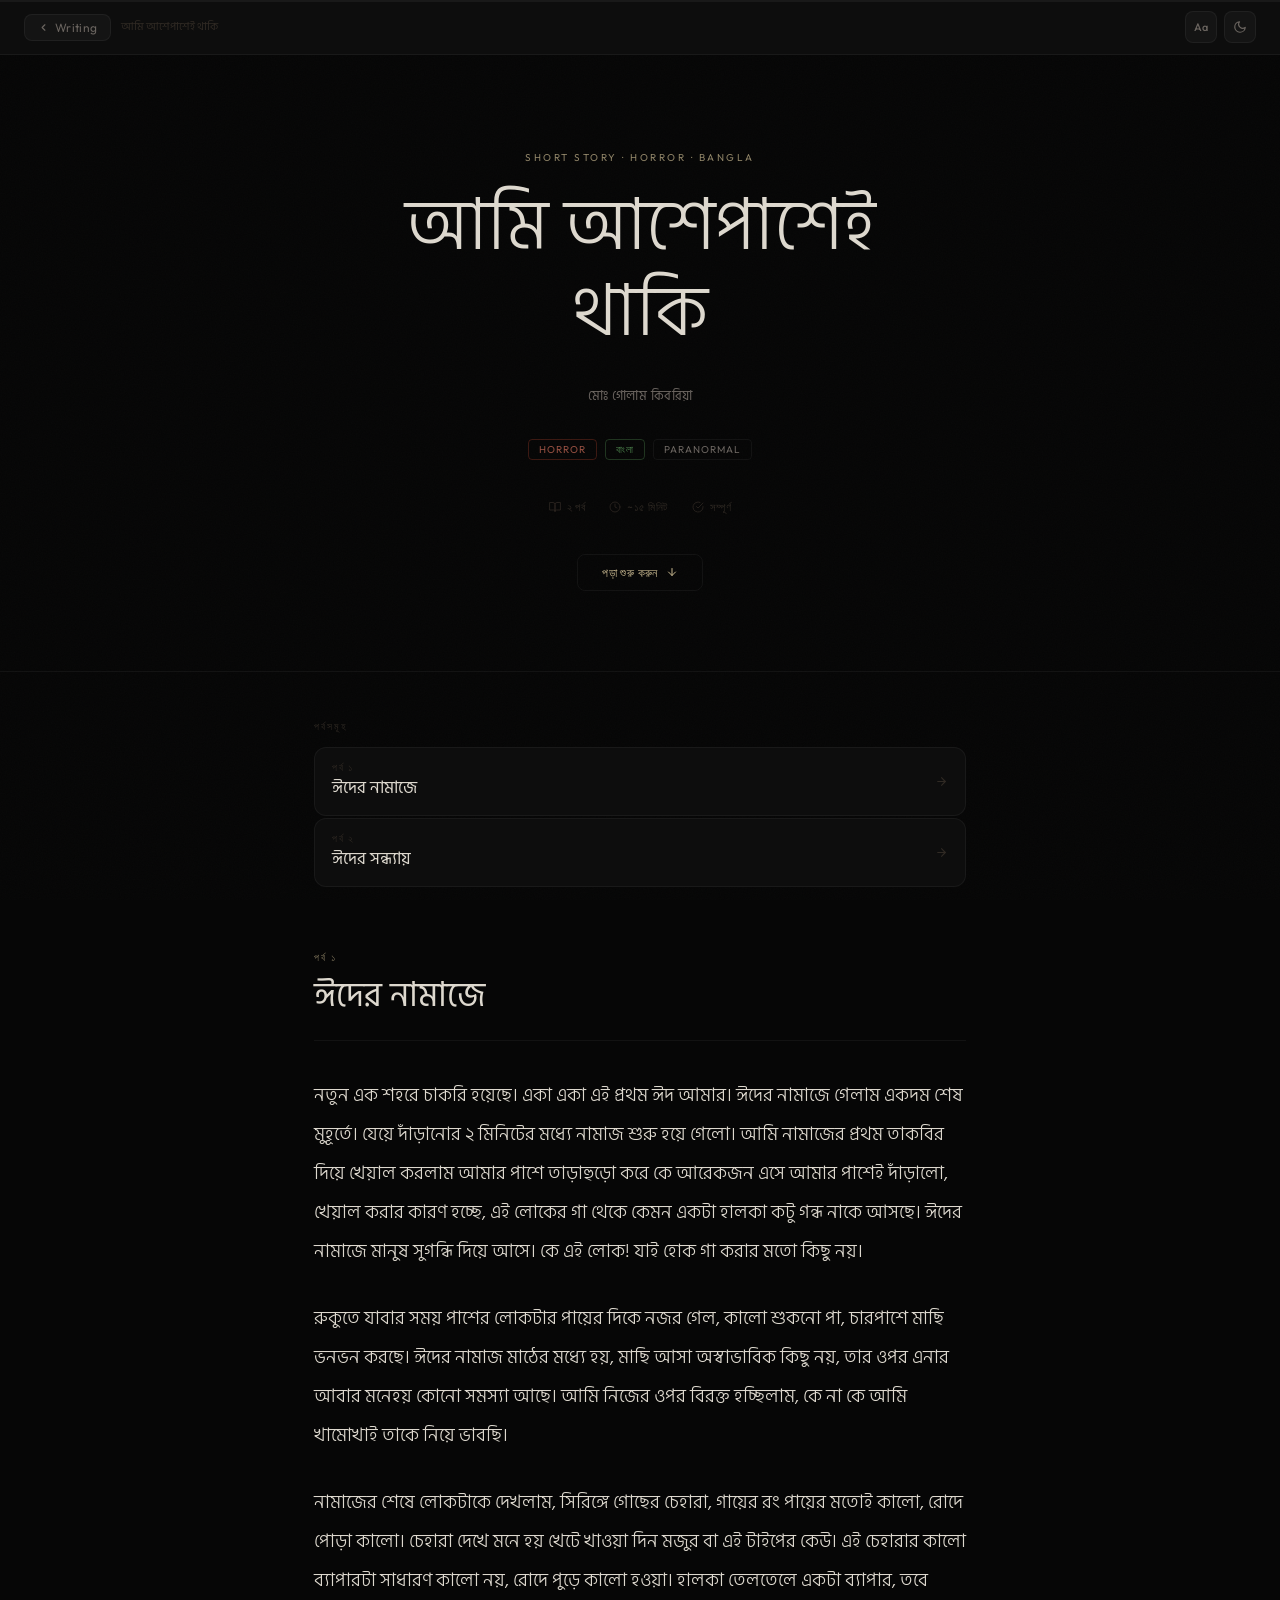
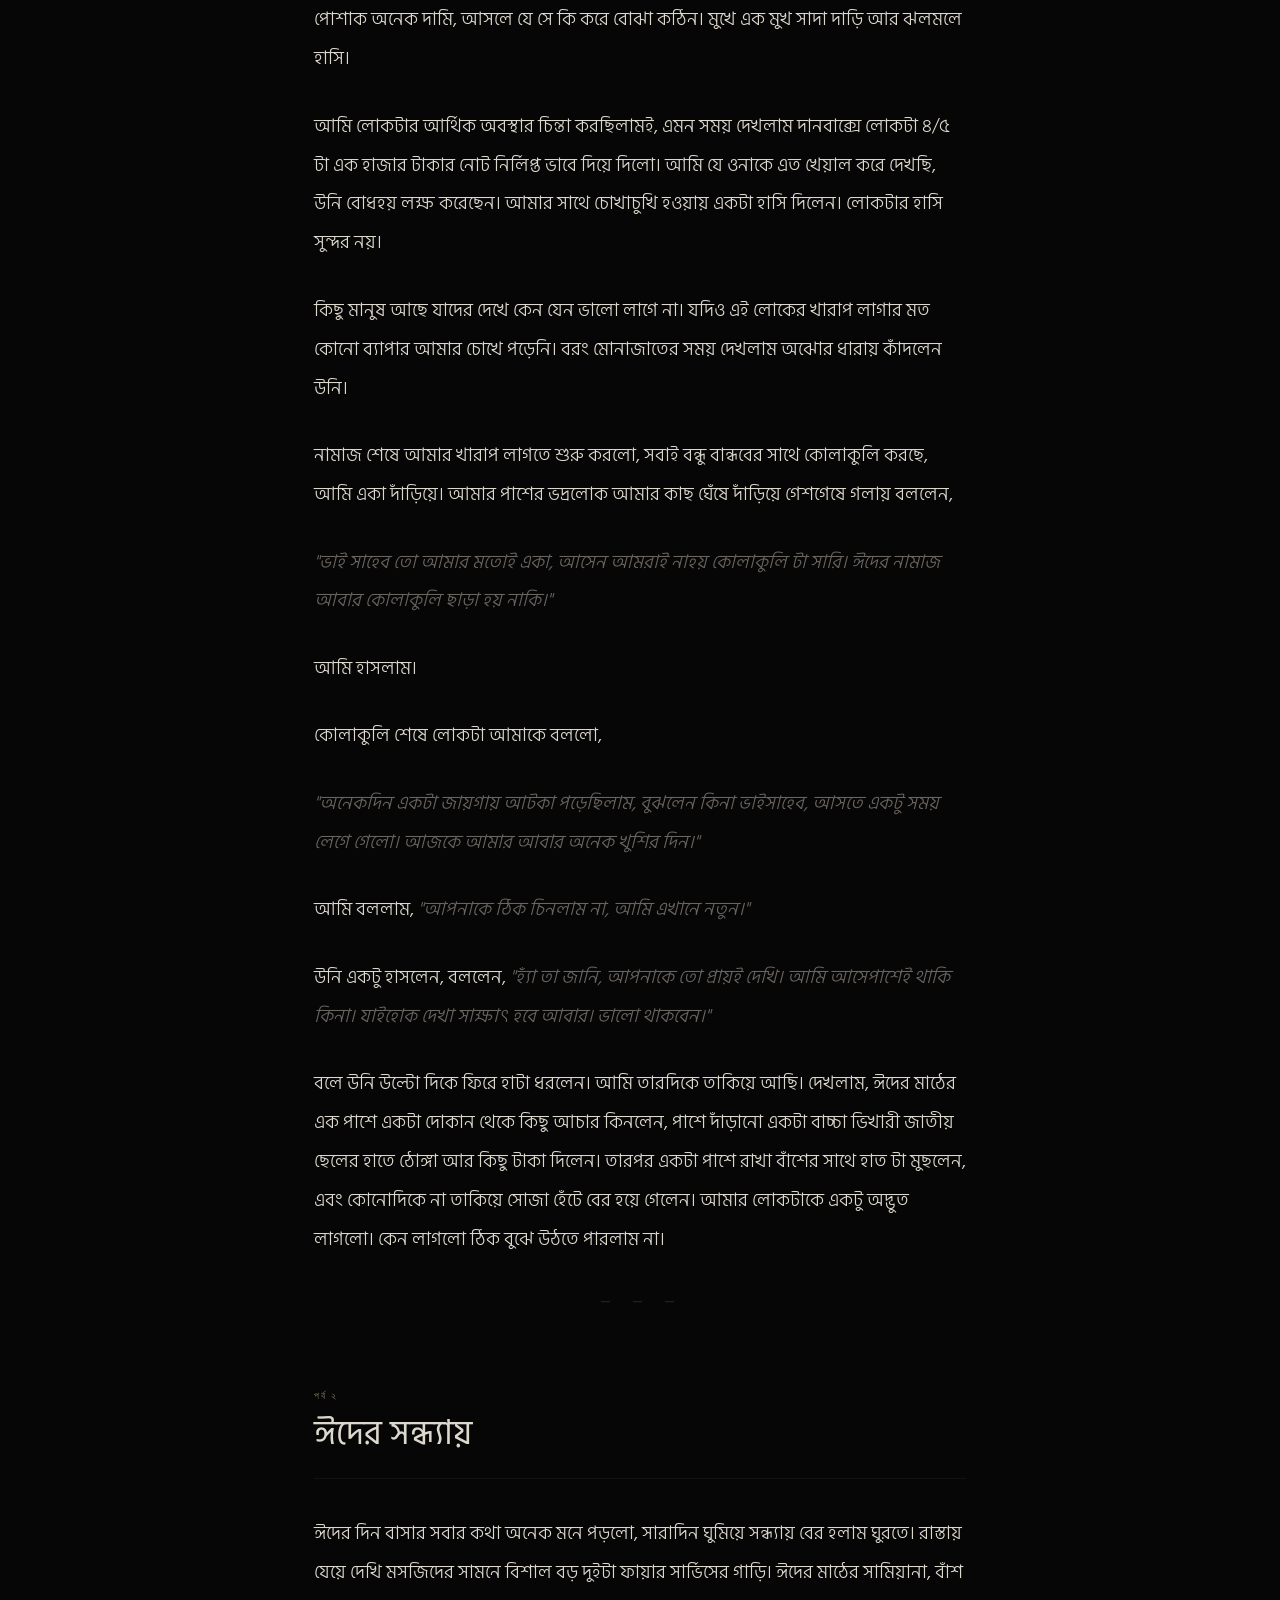
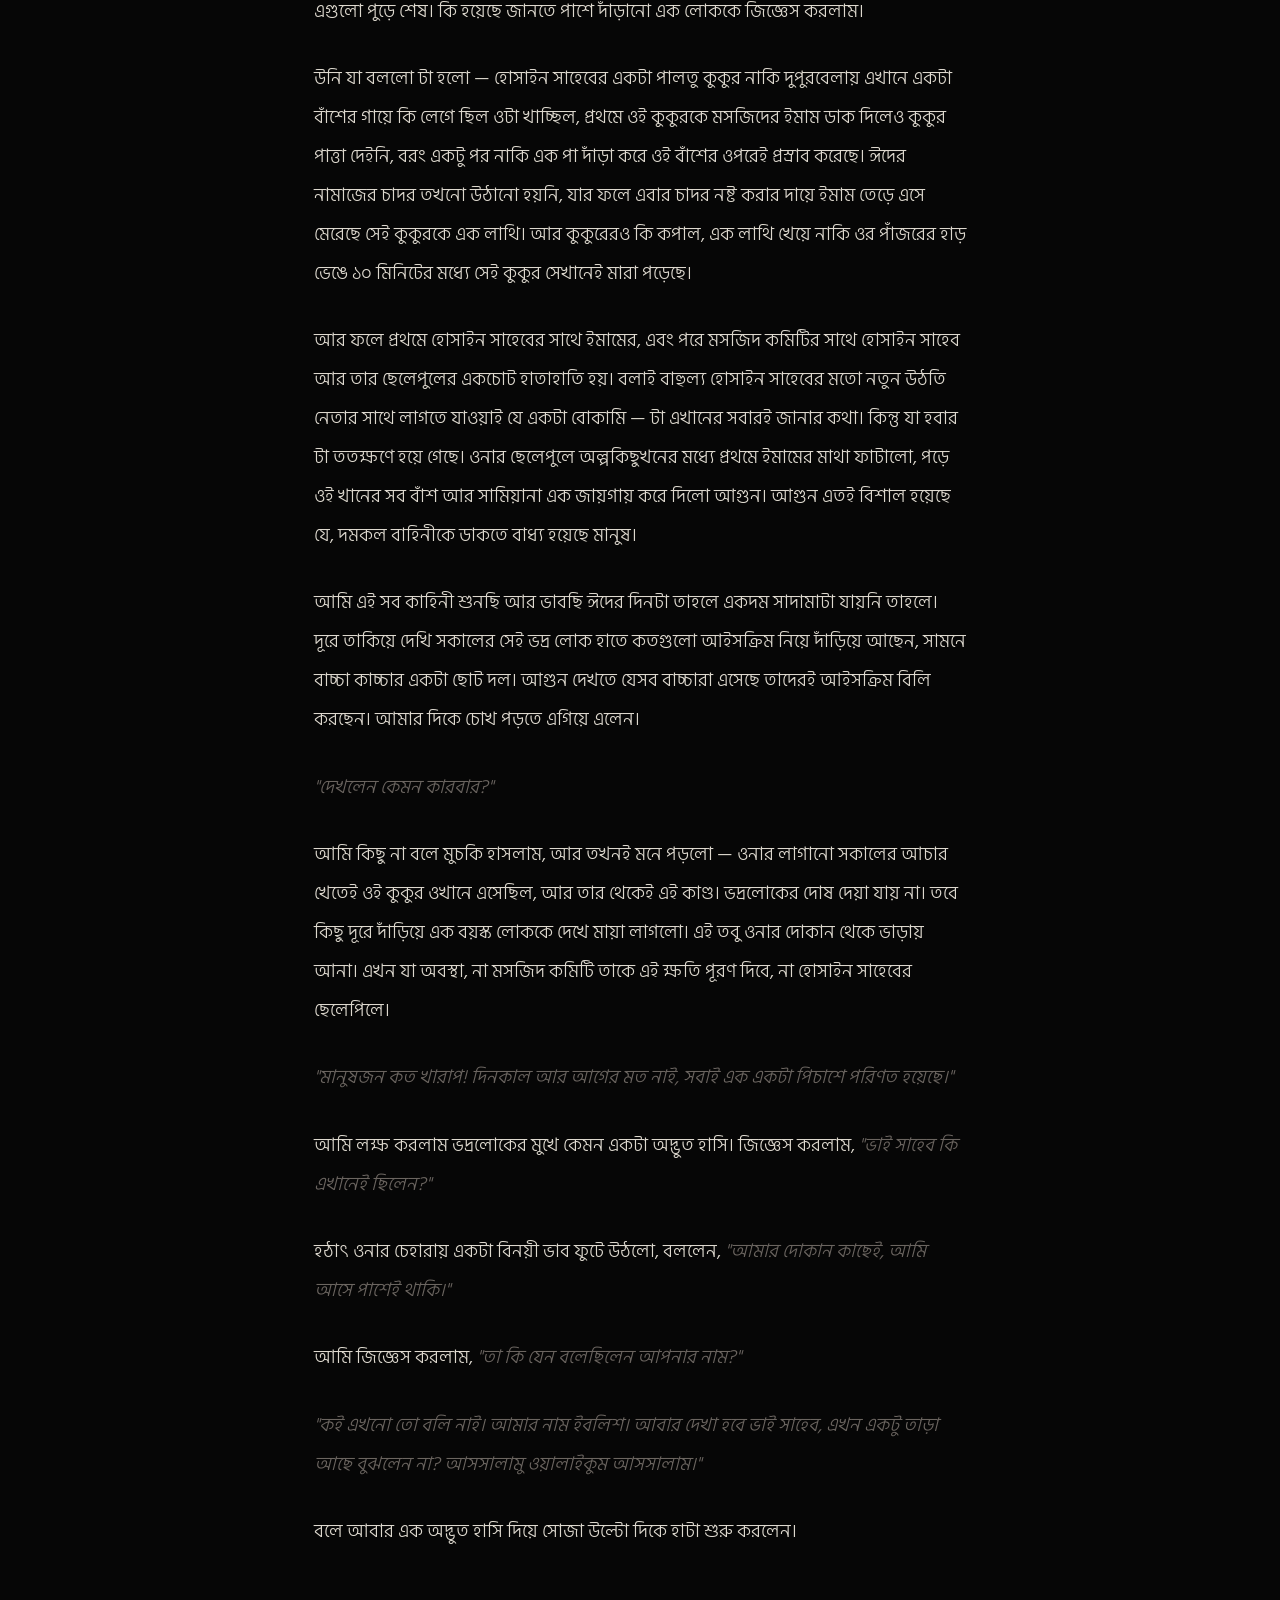
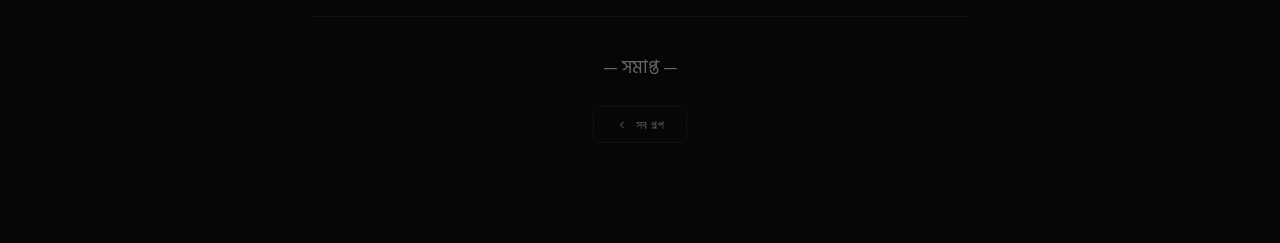
<file: writing/story-iblis.html>
<!DOCTYPE html>
<html lang="bn" data-theme="dark">
<head>
<meta charset="UTF-8"/>
<meta name="viewport" content="width=device-width,initial-scale=1.0"/>
<title>আমি আশেপাশেই থাকি — মোঃ গোলাম কিবরিয়া</title>
<link rel="preconnect" href="https://fonts.googleapis.com"/>
<link rel="preconnect" href="https://fonts.gstatic.com" crossorigin/>
<link href="https://fonts.googleapis.com/css2?family=Cormorant+Garamond:ital,wght@0,300;0,400;1,300;1,400&family=Hind+Siliguri:wght@300;400;500&family=Outfit:wght@300;400;500&display=swap" rel="stylesheet"/>
<style>
:root{
  --bg:#060606;--s1:#0d0d0d;--s2:#141414;--s3:#1c1c1c;
  --border:rgba(255,255,255,.05);--text:#ddd8ce;
  --muted:#6b6560;--subtle:#302a24;
  --cream:#c8b890;--cream-dim:#6b5838;--r:12px;--pw:700px;
}
[data-theme="light"]{
  --bg:#f9f6f0;--s1:#fffefc;--s2:#f9f6f0;--s3:#ede9e0;
  --border:rgba(0,0,0,.07);--text:#1a1714;
  --muted:#68635a;--subtle:#c0b8a5;
  --cream:#7a5c2a;--cream-dim:#c8a96e;
}
*,*::before,*::after{box-sizing:border-box;margin:0;padding:0}
html{scroll-behavior:smooth}
body{font-family:'Outfit',sans-serif;background:var(--bg);color:var(--text);transition:background .3s,color .3s;overflow-x:hidden}
a{color:inherit;text-decoration:none}
body::after{content:'';position:fixed;inset:0;z-index:0;pointer-events:none;opacity:.45;background-image:url("data:image/svg+xml,%3Csvg xmlns='http://www.w3.org/2000/svg' width='300' height='300'%3E%3Cfilter id='n'%3E%3CfeTurbulence type='fractalNoise' baseFrequency='0.78' numOctaves='4' stitchTiles='stitch'/%3E%3C/filter%3E%3Crect width='300' height='300' filter='url(%23n)' opacity='0.045'/%3E%3C/svg%3E")}

.progress-bar{position:fixed;top:0;left:0;right:0;height:2px;background:var(--border);z-index:200}
.progress-fill{height:100%;background:var(--cream);width:0%}

nav{position:sticky;top:0;z-index:99;display:flex;align-items:center;justify-content:space-between;padding:11px 24px;background:var(--s1);border-bottom:1px solid var(--border);backdrop-filter:blur(20px)}
.nav-l{display:flex;align-items:center;gap:10px}
.nav-back{display:flex;align-items:center;gap:6px;font-size:12px;color:var(--muted);background:var(--s2);border:1px solid var(--border);border-radius:8px;padding:5px 13px;transition:all .2s;letter-spacing:.3px;font-family:'Outfit',sans-serif}
.nav-back:hover{color:var(--text);border-color:var(--subtle)}
.nav-back svg{width:11px;height:11px}
.nav-title{font-size:11px;color:var(--subtle);font-family:'Hind Siliguri',sans-serif}
.nav-r{display:flex;gap:7px}
.nav-btn{width:32px;height:32px;border-radius:8px;border:1px solid var(--border);background:var(--s2);color:var(--muted);cursor:pointer;display:flex;align-items:center;justify-content:center;transition:all .2s}
.nav-btn:hover{color:var(--text);border-color:var(--subtle)}
.nav-btn svg{width:14px;height:14px}
.font-label{font-size:11px;font-weight:500;font-family:'Outfit',sans-serif;letter-spacing:.5px}

.cover{padding:96px 24px 80px;text-align:center;position:relative;z-index:1;border-bottom:1px solid var(--border)}
.cover-kicker{font-size:10px;letter-spacing:2.5px;text-transform:uppercase;color:var(--cream);opacity:.7;margin-bottom:20px;display:block;font-family:'Outfit',sans-serif}
.cover-title{font-family:'Hind Siliguri',sans-serif;font-size:clamp(36px,8vw,72px);font-weight:300;line-height:1.2;color:var(--text);margin-bottom:28px}
.cover-author{font-size:13px;color:var(--muted);letter-spacing:.5px;margin-bottom:32px;font-family:'Hind Siliguri',sans-serif}
.cover-tags{display:flex;gap:8px;justify-content:center;flex-wrap:wrap;margin-bottom:40px}
.c-tag{font-size:10px;letter-spacing:1px;text-transform:uppercase;padding:3px 10px;border-radius:4px;border:1px solid var(--border);color:var(--muted);font-family:'Outfit',sans-serif}
.c-tag.horror{border-color:rgba(160,60,40,.35);color:rgba(210,110,90,.7)}
.c-tag.bangla{border-color:rgba(80,140,80,.35);color:rgba(110,190,110,.7)}
.cover-meta{display:flex;align-items:center;justify-content:center;gap:24px;flex-wrap:wrap;font-size:11px;color:var(--subtle);letter-spacing:.5px;margin-bottom:40px;font-family:'Outfit',sans-serif}
.c-meta-item{display:flex;align-items:center;gap:6px}
.c-meta-item svg{width:12px;height:12px}
.start-btn{display:inline-flex;align-items:center;gap:8px;padding:10px 24px;border-radius:8px;border:1px solid var(--border);color:var(--cream);font-size:12px;letter-spacing:.4px;transition:all .2s;font-family:'Outfit',sans-serif}
.start-btn:hover{border-color:var(--cream-dim);background:rgba(200,184,144,.06)}
.start-btn svg{width:12px;height:12px}

.ch-nav-wrap{max-width:var(--pw);margin:0 auto;padding:48px 24px 0;position:relative;z-index:1}
.ch-nav-label{font-size:10px;letter-spacing:2px;text-transform:uppercase;color:var(--subtle);margin-bottom:14px;display:block;font-family:'Outfit',sans-serif}
.ch-links{display:flex;flex-direction:column;gap:2px}
.ch-link{display:flex;align-items:center;justify-content:space-between;padding:13px 17px;border-radius:var(--r);border:1px solid var(--border);background:var(--s1);transition:all .2s}
.ch-link:hover{border-color:var(--subtle);background:var(--s2)}
.ch-link-num{font-size:10px;letter-spacing:1.5px;text-transform:uppercase;color:var(--subtle);font-family:'Outfit',sans-serif}
.ch-link-title{font-family:'Hind Siliguri',sans-serif;font-size:17px;color:var(--text)}
.ch-link svg{width:13px;height:13px;color:var(--subtle)}

.prose-wrap{max-width:var(--pw);margin:0 auto;padding:64px 24px 100px;position:relative;z-index:1}
.ch-head{margin-bottom:36px;padding-bottom:22px;border-bottom:1px solid var(--border);scroll-margin-top:72px}
.ch-kicker{font-size:10px;letter-spacing:2px;text-transform:uppercase;color:var(--cream);opacity:.65;margin-bottom:10px;display:block;font-family:'Outfit',sans-serif}
.ch-title{font-family:'Hind Siliguri',sans-serif;font-size:clamp(24px,4vw,34px);font-weight:400;line-height:1.3;color:var(--text)}

.prose{font-family:'Hind Siliguri',sans-serif;font-size:19px;line-height:2.05;color:var(--text);font-weight:300}
body.fs-sm .prose{font-size:16px;line-height:1.95}
body.fs-lg .prose{font-size:22px;line-height:2.1}
.prose p{margin-bottom:1.5em}
.prose p:last-child{margin-bottom:0}
.prose .d{font-style:italic;color:var(--muted)}
.prose .emph{font-style:italic}

.break{text-align:center;color:var(--subtle);font-size:13px;margin:2.5em 0;letter-spacing:5px;font-family:'Outfit',sans-serif}
.chapter-gap{height:48px}

.end-section{margin-top:64px;padding-top:36px;border-top:1px solid var(--border);text-align:center}
.end-title{font-family:'Hind Siliguri',sans-serif;font-size:18px;color:var(--muted);margin-bottom:24px}
.back-btn{display:inline-flex;align-items:center;gap:8px;padding:10px 22px;border-radius:8px;border:1px solid var(--border);color:var(--muted);font-size:12px;letter-spacing:.4px;transition:all .2s;font-family:'Outfit',sans-serif}
.back-btn:hover{color:var(--text);border-color:var(--subtle)}
.back-btn svg{width:12px;height:12px}

.scroll-top{position:fixed;bottom:24px;right:24px;z-index:100;width:38px;height:38px;border-radius:10px;border:1px solid var(--border);background:var(--s1);color:var(--muted);cursor:pointer;display:flex;align-items:center;justify-content:center;transition:all .2s,opacity .3s;opacity:0;pointer-events:none}
.scroll-top.show{opacity:1;pointer-events:all}
.scroll-top:hover{color:var(--text);border-color:var(--subtle)}
.scroll-top svg{width:13px;height:13px}
</style>
</head>
<body>

<div class="progress-bar"><div class="progress-fill" id="pf"></div></div>

<nav>
  <div class="nav-l">
    <a class="nav-back" href="writing.html">
      <svg viewBox="0 0 24 24" fill="none" stroke="currentColor" stroke-width="2.5" stroke-linecap="round" stroke-linejoin="round"><polyline points="15 18 9 12 15 6"/></svg>
      Writing
    </a>
    <span class="nav-title">আমি আশেপাশেই থাকি</span>
  </div>
  <div class="nav-r">
    <button class="nav-btn" onclick="cycleFont()" title="Change font size">
      <span class="font-label" id="fontLabel">Aa</span>
    </button>
    <button class="nav-btn" id="themeBtn" onclick="toggleTheme()" title="Toggle theme">
      <svg id="themeIcon" viewBox="0 0 24 24" fill="none" stroke="currentColor" stroke-width="2" stroke-linecap="round" stroke-linejoin="round">
        <path d="M21 12.79A9 9 0 1 1 11.21 3 7 7 0 0 0 21 12.79z"/>
      </svg>
    </button>
  </div>
</nav>

<div class="cover">
  <span class="cover-kicker">Short Story &middot; Horror &middot; Bangla</span>
  <h1 class="cover-title">আমি আশেপাশেই<br>থাকি</h1>
  <div class="cover-author">মোঃ গোলাম কিবরিয়া</div>
  <div class="cover-tags">
    <span class="c-tag horror">Horror</span>
    <span class="c-tag bangla">বাংলা</span>
    <span class="c-tag">Paranormal</span>
  </div>
  <div class="cover-meta">
    <span class="c-meta-item">
      <svg viewBox="0 0 24 24" fill="none" stroke="currentColor" stroke-width="1.5" stroke-linecap="round" stroke-linejoin="round"><path d="M2 3h6a4 4 0 0 1 4 4v14a3 3 0 0 0-3-3H2z"/><path d="M22 3h-6a4 4 0 0 0-4 4v14a3 3 0 0 1 3-3h7z"/></svg>
      ২ পর্ব
    </span>
    <span class="c-meta-item">
      <svg viewBox="0 0 24 24" fill="none" stroke="currentColor" stroke-width="1.5" stroke-linecap="round" stroke-linejoin="round"><circle cx="12" cy="12" r="10"/><polyline points="12 6 12 12 16 14"/></svg>
      ~১৫ মিনিট
    </span>
    <span class="c-meta-item">
      <svg viewBox="0 0 24 24" fill="none" stroke="currentColor" stroke-width="1.5" stroke-linecap="round" stroke-linejoin="round"><path d="M22 11.08V12a10 10 0 1 1-5.93-9.14"/><polyline points="22 4 12 14.01 9 11.01"/></svg>
      সম্পূর্ণ
    </span>
  </div>
  <a class="start-btn" href="#p1">
    পড়া শুরু করুন
    <svg viewBox="0 0 24 24" fill="none" stroke="currentColor" stroke-width="2" stroke-linecap="round" stroke-linejoin="round"><line x1="12" y1="5" x2="12" y2="19"/><polyline points="19 12 12 19 5 12"/></svg>
  </a>
</div>

<div class="ch-nav-wrap">
  <span class="ch-nav-label">পর্বসমূহ</span>
  <div class="ch-links">
    <a class="ch-link" href="#p1">
      <span><div class="ch-link-num">পর্ব ১</div><div class="ch-link-title">ঈদের নামাজে</div></span>
      <svg viewBox="0 0 24 24" fill="none" stroke="currentColor" stroke-width="2" stroke-linecap="round" stroke-linejoin="round"><line x1="5" y1="12" x2="19" y2="12"/><polyline points="12 5 19 12 12 19"/></svg>
    </a>
    <a class="ch-link" href="#p2">
      <span><div class="ch-link-num">পর্ব ২</div><div class="ch-link-title">ঈদের সন্ধ্যায়</div></span>
      <svg viewBox="0 0 24 24" fill="none" stroke="currentColor" stroke-width="2" stroke-linecap="round" stroke-linejoin="round"><line x1="5" y1="12" x2="19" y2="12"/><polyline points="12 5 19 12 12 19"/></svg>
    </a>
  </div>
</div>

<div class="prose-wrap">

  <div class="ch-head" id="p1">
    <span class="ch-kicker">পর্ব ১</span>
    <h2 class="ch-title">ঈদের নামাজে</h2>
  </div>
  <div class="prose">
    <p>নতুন এক শহরে চাকরি হয়েছে। একা একা এই প্রথম ঈদ আমার। ঈদের নামাজে গেলাম একদম শেষ মুহূর্তে। যেয়ে দাঁড়ানোর ২ মিনিটের মধ্যে নামাজ শুরু হয়ে গেলো। আমি নামাজের প্রথম তাকবির দিয়ে খেয়াল করলাম আমার পাশে তাড়াহুড়ো করে কে আরেকজন এসে আমার পাশেই দাঁড়ালো, খেয়াল করার কারণ হচ্ছে, এই লোকের গা থেকে কেমন একটা হালকা কটু গন্ধ নাকে আসছে। ঈদের নামাজে মানুষ সুগন্ধি দিয়ে আসে। কে এই লোক! যাই হোক গা করার মতো কিছু নয়।</p>
    <p>রুকুতে যাবার সময় পাশের লোকটার পায়ের দিকে নজর গেল, কালো শুকনো পা, চারপাশে মাছি ভনভন করছে। ঈদের নামাজ মাঠের মধ্যে হয়, মাছি আসা অস্বাভাবিক কিছু নয়, তার ওপর এনার আবার মনেহয় কোনো সমস্যা আছে। আমি নিজের ওপর বিরক্ত হচ্ছিলাম, কে না কে আমি খামোখাই তাকে নিয়ে ভাবছি।</p>
    <p>নামাজের শেষে লোকটাকে দেখলাম, সিরিঙ্গে গোছের চেহারা, গায়ের রং পায়ের মতোই কালো, রোদে পোড়া কালো। চেহারা দেখে মনে হয় খেটে খাওয়া দিন মজুর বা এই টাইপের কেউ। এই চেহারার কালো ব্যাপারটা সাধারণ কালো নয়, রোদে পুড়ে কালো হওয়া। হালকা তেলতেলে একটা ব্যাপার, তবে পোশাক অনেক দামি, আসলে যে সে কি করে বোঝা কঠিন। মুখে এক মুখ সাদা দাড়ি আর ঝলমলে হাসি।</p>
    <p>আমি লোকটার আর্থিক অবস্থার চিন্তা করছিলামই, এমন সময় দেখলাম দানবাক্সে লোকটা ৪/৫ টা এক হাজার টাকার নোট নির্লিপ্ত ভাবে দিয়ে দিলো। আমি যে ওনাকে এত খেয়াল করে দেখছি, উনি বোধহয় লক্ষ করেছেন। আমার সাথে চোখাচুখি হওয়ায় একটা হাসি দিলেন। লোকটার হাসি সুন্দর নয়।</p>
    <p>কিছু মানুষ আছে যাদের দেখে কেন যেন ভালো লাগে না। যদিও এই লোকের খারাপ লাগার মত কোনো ব্যাপার আমার চোখে পড়েনি। বরং মোনাজাতের সময় দেখলাম অঝোর ধারায় কাঁদলেন উনি।</p>
    <p>নামাজ শেষে আমার খারাপ লাগতে শুরু করলো, সবাই বন্ধু বান্ধবের সাথে কোলাকুলি করছে, আমি একা দাঁড়িয়ে। আমার পাশের ভদ্রলোক আমার কাছ ঘেঁষে দাঁড়িয়ে গেশগেষে গলায় বললেন,</p>
    <p class="d">"ভাই সাহেব তো আমার মতোই একা, আসেন আমরাই নাহয় কোলাকুলি টা সারি। ঈদের নামাজ আবার কোলাকুলি ছাড়া হয় নাকি।"</p>
    <p>আমি হাসলাম।</p>
    <p>কোলাকুলি শেষে লোকটা আমাকে বললো,</p>
    <p class="d">"অনেকদিন একটা জায়গায় আটকা পড়েছিলাম, বুঝলেন কিনা ভাইসাহেব, আসতে একটু সময় লেগে গেলো। আজকে আমার আবার অনেক খুশির দিন।"</p>
    <p>আমি বললাম, <span class="d">"আপনাকে ঠিক চিনলাম না, আমি এখানে নতুন।"</span></p>
    <p>উনি একটু হাসলেন, বললেন, <span class="d">"হ্যাঁ তা জানি, আপনাকে তো প্রায়ই দেখি। আমি আসেপাশেই থাকি কিনা। যাইহোক দেখা সাক্ষাৎ হবে আবার। ভালো থাকবেন।"</span></p>
    <p>বলে উনি উল্টো দিকে ফিরে হাটা ধরলেন। আমি তারদিকে তাকিয়ে আছি। দেখলাম, ঈদের মাঠের এক পাশে একটা দোকান থেকে কিছু আচার কিনলেন, পাশে দাঁড়ানো একটা বাচ্চা ভিখারী জাতীয় ছেলের হাতে ঠোঙ্গা আর কিছু টাকা দিলেন। তারপর একটা পাশে রাখা বাঁশের সাথে হাত টা মুছলেন, এবং কোনোদিকে না তাকিয়ে সোজা হেঁটে বের হয়ে গেলেন। আমার লোকটাকে একটু অদ্ভুত লাগলো। কেন লাগলো ঠিক বুঝে উঠতে পারলাম না।</p>
  </div>

  <div class="break">&mdash;&nbsp;&nbsp;&mdash;&nbsp;&nbsp;&mdash;</div>
  <div class="chapter-gap"></div>

  <div class="ch-head" id="p2">
    <span class="ch-kicker">পর্ব ২</span>
    <h2 class="ch-title">ঈদের সন্ধ্যায়</h2>
  </div>
  <div class="prose">
    <p>ঈদের দিন বাসার সবার কথা অনেক মনে পড়লো, সারাদিন ঘুমিয়ে সন্ধ্যায় বের হলাম ঘুরতে। রাস্তায় যেয়ে দেখি মসজিদের সামনে বিশাল বড় দুইটা ফায়ার সার্ভিসের গাড়ি। ঈদের মাঠের সামিয়ানা, বাঁশ এগুলো পুড়ে শেষ। কি হয়েছে জানতে পাশে দাঁড়ানো এক লোককে জিজ্ঞেস করলাম।</p>
    <p>উনি যা বললো টা হলো — হোসাইন সাহেবের একটা পালতু কুকুর নাকি দুপুরবেলায় এখানে একটা বাঁশের গায়ে কি লেগে ছিল ওটা খাচ্ছিল, প্রথমে ওই কুকুরকে মসজিদের ইমাম ডাক দিলেও কুকুর পাত্তা দেইনি, বরং একটু পর নাকি এক পা দাঁড়া করে ওই বাঁশের ওপরেই প্রস্রাব করেছে। ঈদের নামাজের চাদর তখনো উঠানো হয়নি, যার ফলে এবার চাদর নষ্ট করার দায়ে ইমাম তেড়ে এসে মেরেছে সেই কুকুরকে এক লাথি। আর কুকুরেরও কি কপাল, এক লাথি খেয়ে নাকি ওর পাঁজরের হাড় ভেঙে ১০ মিনিটের মধ্যে সেই কুকুর সেখানেই মারা পড়েছে।</p>
    <p>আর ফলে প্রথমে হোসাইন সাহেবের সাথে ইমামের, এবং পরে মসজিদ কমিটির সাথে হোসাইন সাহেব আর তার ছেলেপুলের একচোট হাতাহাতি হয়। বলাই বাহুল্য হোসাইন সাহেবের মতো নতুন উঠতি নেতার সাথে লাগতে যাওয়াই যে একটা বোকামি — টা এখানের সবারই জানার কথা। কিন্তু যা হবার টা ততক্ষণে হয়ে গেছে। ওনার ছেলেপুলে অল্পকিছুখনের মধ্যে প্রথমে ইমামের মাথা ফাটালো, পড়ে ওই খানের সব বাঁশ আর সামিয়ানা এক জায়গায় করে দিলো আগুন। আগুন এতই বিশাল হয়েছে যে, দমকল বাহিনীকে ডাকতে বাধ্য হয়েছে মানুষ।</p>
    <p>আমি এই সব কাহিনী শুনছি আর ভাবছি ঈদের দিনটা তাহলে একদম সাদামাটা যায়নি তাহলে। দূরে তাকিয়ে দেখি সকালের সেই ভদ্র লোক হাতে কতগুলো আইসক্রিম নিয়ে দাঁড়িয়ে আছেন, সামনে বাচ্চা কাচ্চার একটা ছোট দল। আগুন দেখতে যেসব বাচ্চারা এসেছে তাদেরই আইসক্রিম বিলি করছেন। আমার দিকে চোখ পড়তে এগিয়ে এলেন।</p>
    <p class="d">"দেখলেন কেমন কারবার?"</p>
    <p>আমি কিছু না বলে মুচকি হাসলাম, আর তখনই মনে পড়লো — ওনার লাগানো সকালের আচার খেতেই ওই কুকুর ওখানে এসেছিল, আর তার থেকেই এই কাণ্ড। ভদ্রলোকের দোষ দেয়া যায় না। তবে কিছু দূরে দাঁড়িয়ে এক বয়স্ক লোককে দেখে মায়া লাগলো। এই তবু ওনার দোকান থেকে ভাড়ায় আনা। এখন যা অবস্থা, না মসজিদ কমিটি তাকে এই ক্ষতি পূরণ দিবে, না হোসাইন সাহেবের ছেলেপিলে।</p>
    <p class="d">"মানুষজন কত খারাপ! দিনকাল আর আগের মত নাই, সবাই এক একটা পিচাশে পরিণত হয়েছে।"</p>
    <p>আমি লক্ষ করলাম ভদ্রলোকের মুখে কেমন একটা অদ্ভুত হাসি। জিজ্ঞেস করলাম, <span class="d">"ভাই সাহেব কি এখানেই ছিলেন?"</span></p>
    <p>হঠাৎ ওনার চেহারায় একটা বিনয়ী ভাব ফুটে উঠলো, বললেন, <span class="d">"আমার দোকান কাছেই, আমি আসে পাশেই থাকি।"</span></p>
    <p>আমি জিজ্ঞেস করলাম, <span class="d">"তা কি যেন বলেছিলেন আপনার নাম?"</span></p>
    <p class="d">"কই এখনো তো বলি নাই। আমার নাম ইবলিশ। আবার দেখা হবে ভাই সাহেব, এখন একটু তাড়া আছে বুঝলেন না? আসসালামু ওয়ালাইকুম আসসালাম।"</p>
    <p>বলে আবার এক অদ্ভুত হাসি দিয়ে সোজা উল্টো দিকে হাটা শুরু করলেন।</p>
  </div>

  <div class="end-section">
    <div class="end-title">— সমাপ্ত —</div>
    <a class="back-btn" href="writing.html">
      <svg viewBox="0 0 24 24" fill="none" stroke="currentColor" stroke-width="2" stroke-linecap="round" stroke-linejoin="round"><polyline points="15 18 9 12 15 6"/></svg>
      সব গল্প
    </a>
  </div>

</div>

<button class="scroll-top" id="stBtn" onclick="window.scrollTo({top:0,behavior:'smooth'})" title="উপরে যান">
  <svg viewBox="0 0 24 24" fill="none" stroke="currentColor" stroke-width="2" stroke-linecap="round" stroke-linejoin="round"><line x1="12" y1="19" x2="12" y2="5"/><polyline points="5 12 12 5 19 12"/></svg>
</button>

<script>
/* THEME */
let dark = true;
function toggleTheme() {
  dark = !dark;
  document.documentElement.setAttribute('data-theme', dark ? 'dark' : 'light');
  document.getElementById('themeIcon').innerHTML = dark
    ? '<path d="M21 12.79A9 9 0 1 1 11.21 3 7 7 0 0 0 21 12.79z"/>'
    : '<circle cx="12" cy="12" r="5"/><line x1="12" y1="1" x2="12" y2="3"/><line x1="12" y1="21" x2="12" y2="23"/><line x1="4.22" y1="4.22" x2="5.64" y2="5.64"/><line x1="18.36" y1="18.36" x2="19.78" y2="19.78"/><line x1="1" y1="12" x2="3" y2="12"/><line x1="21" y1="12" x2="23" y2="12"/><line x1="4.22" y1="19.78" x2="5.64" y2="18.36"/><line x1="18.36" y1="5.64" x2="19.78" y2="4.22"/>';
}

/* FONT SIZE */
const fontStates = [
  { cls: '',       label: 'Aa' },
  { cls: 'fs-sm',  label: 'A-' },
  { cls: 'fs-lg',  label: 'A+' },
];
let fontIdx = 0;
function cycleFont() {
  document.body.classList.remove(fontStates[fontIdx].cls);
  fontIdx = (fontIdx + 1) % fontStates.length;
  if (fontStates[fontIdx].cls) document.body.classList.add(fontStates[fontIdx].cls);
  document.getElementById('fontLabel').textContent = fontStates[fontIdx].label;
}

/* SCROLL */
window.addEventListener('scroll', () => {
  const d = document.documentElement;
  const pct = (d.scrollTop / (d.scrollHeight - d.clientHeight)) * 100;
  document.getElementById('pf').style.width = pct + '%';
  document.getElementById('stBtn').classList.toggle('show', d.scrollTop > 500);
});
</script>
</body>
</html>
</file>
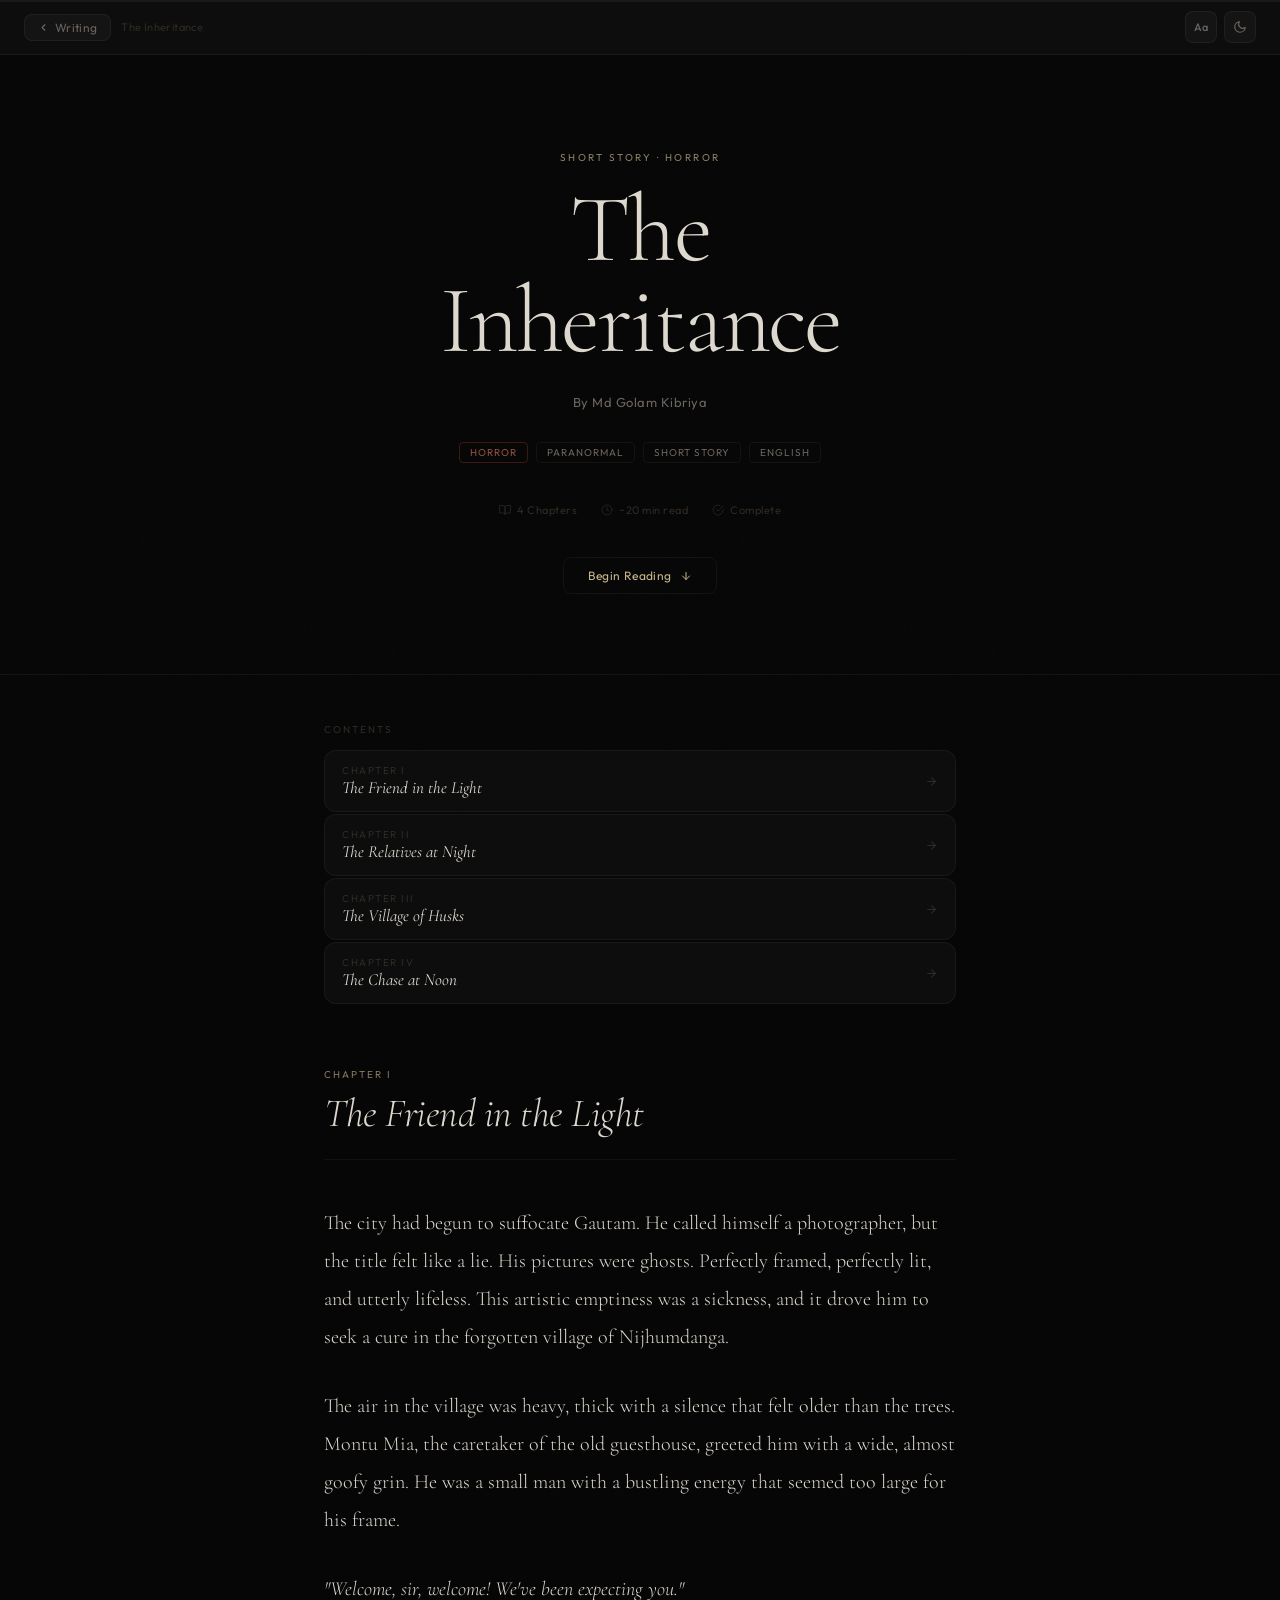
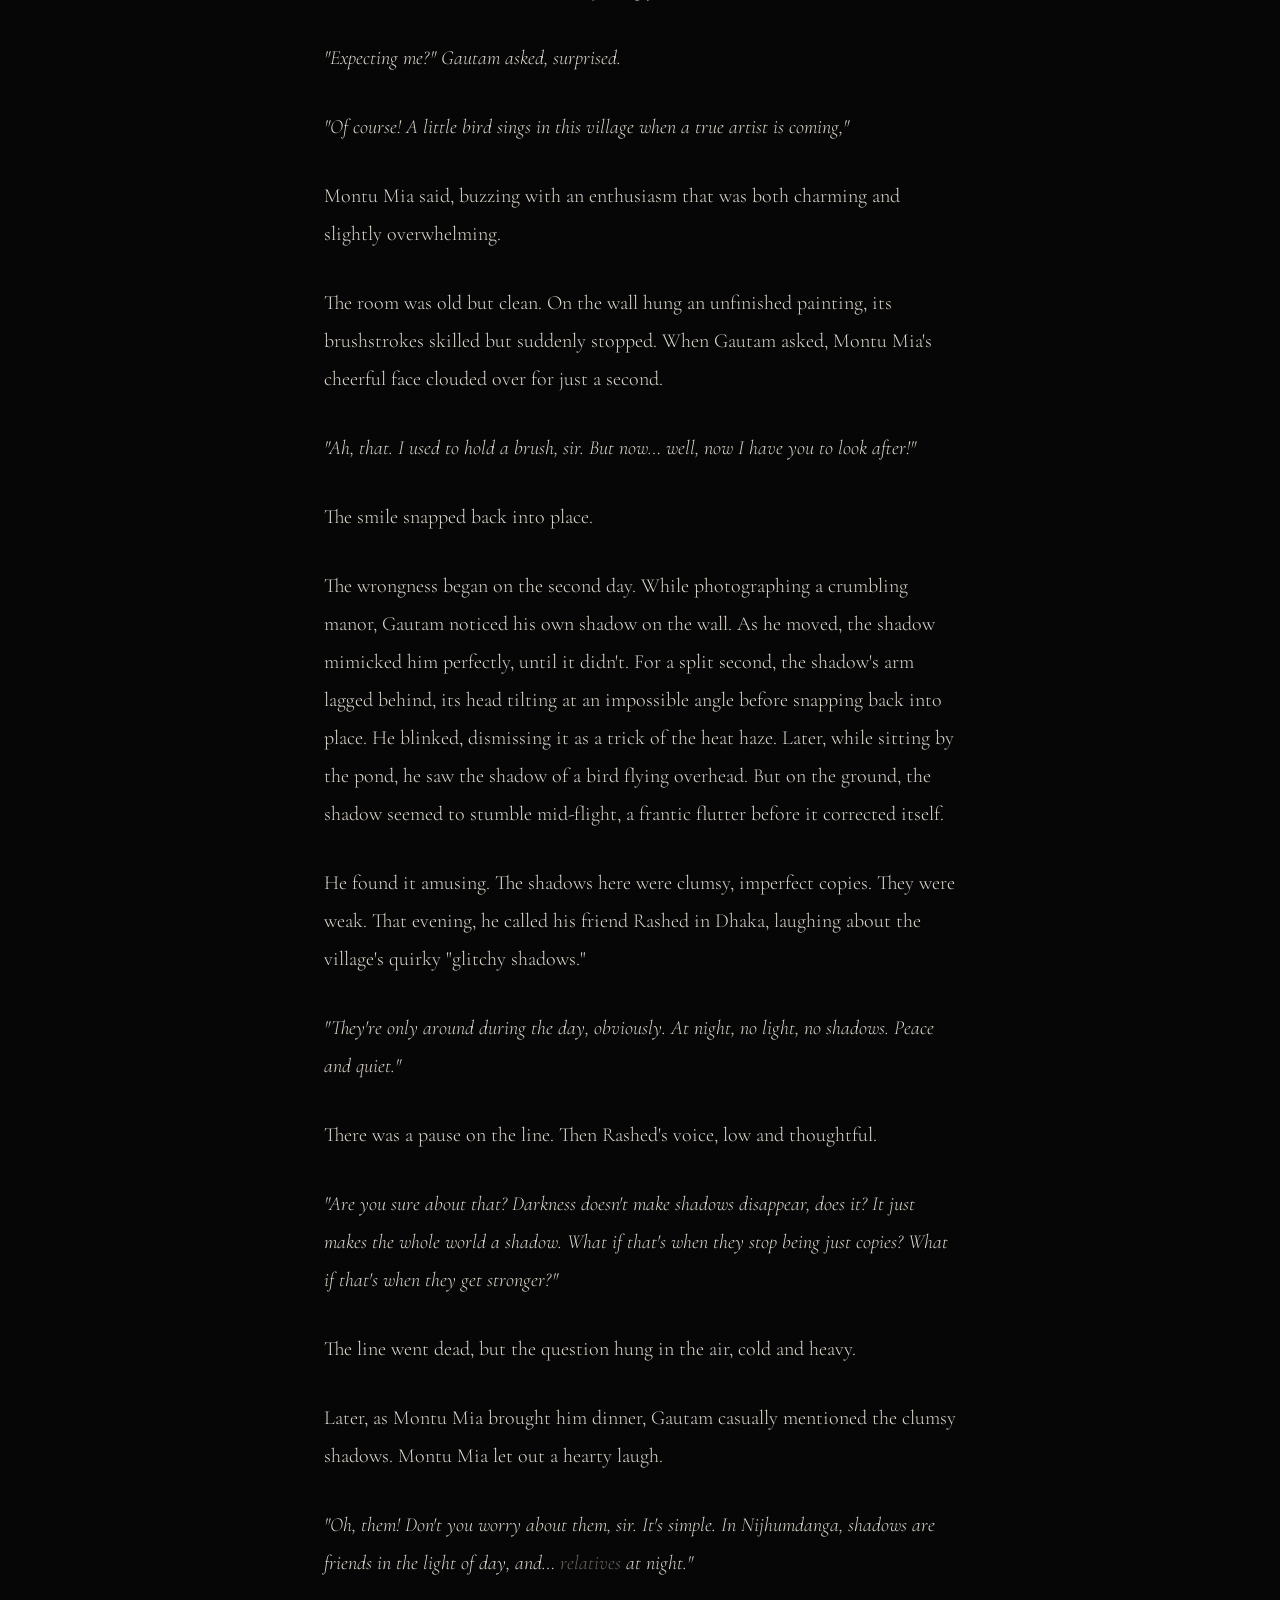
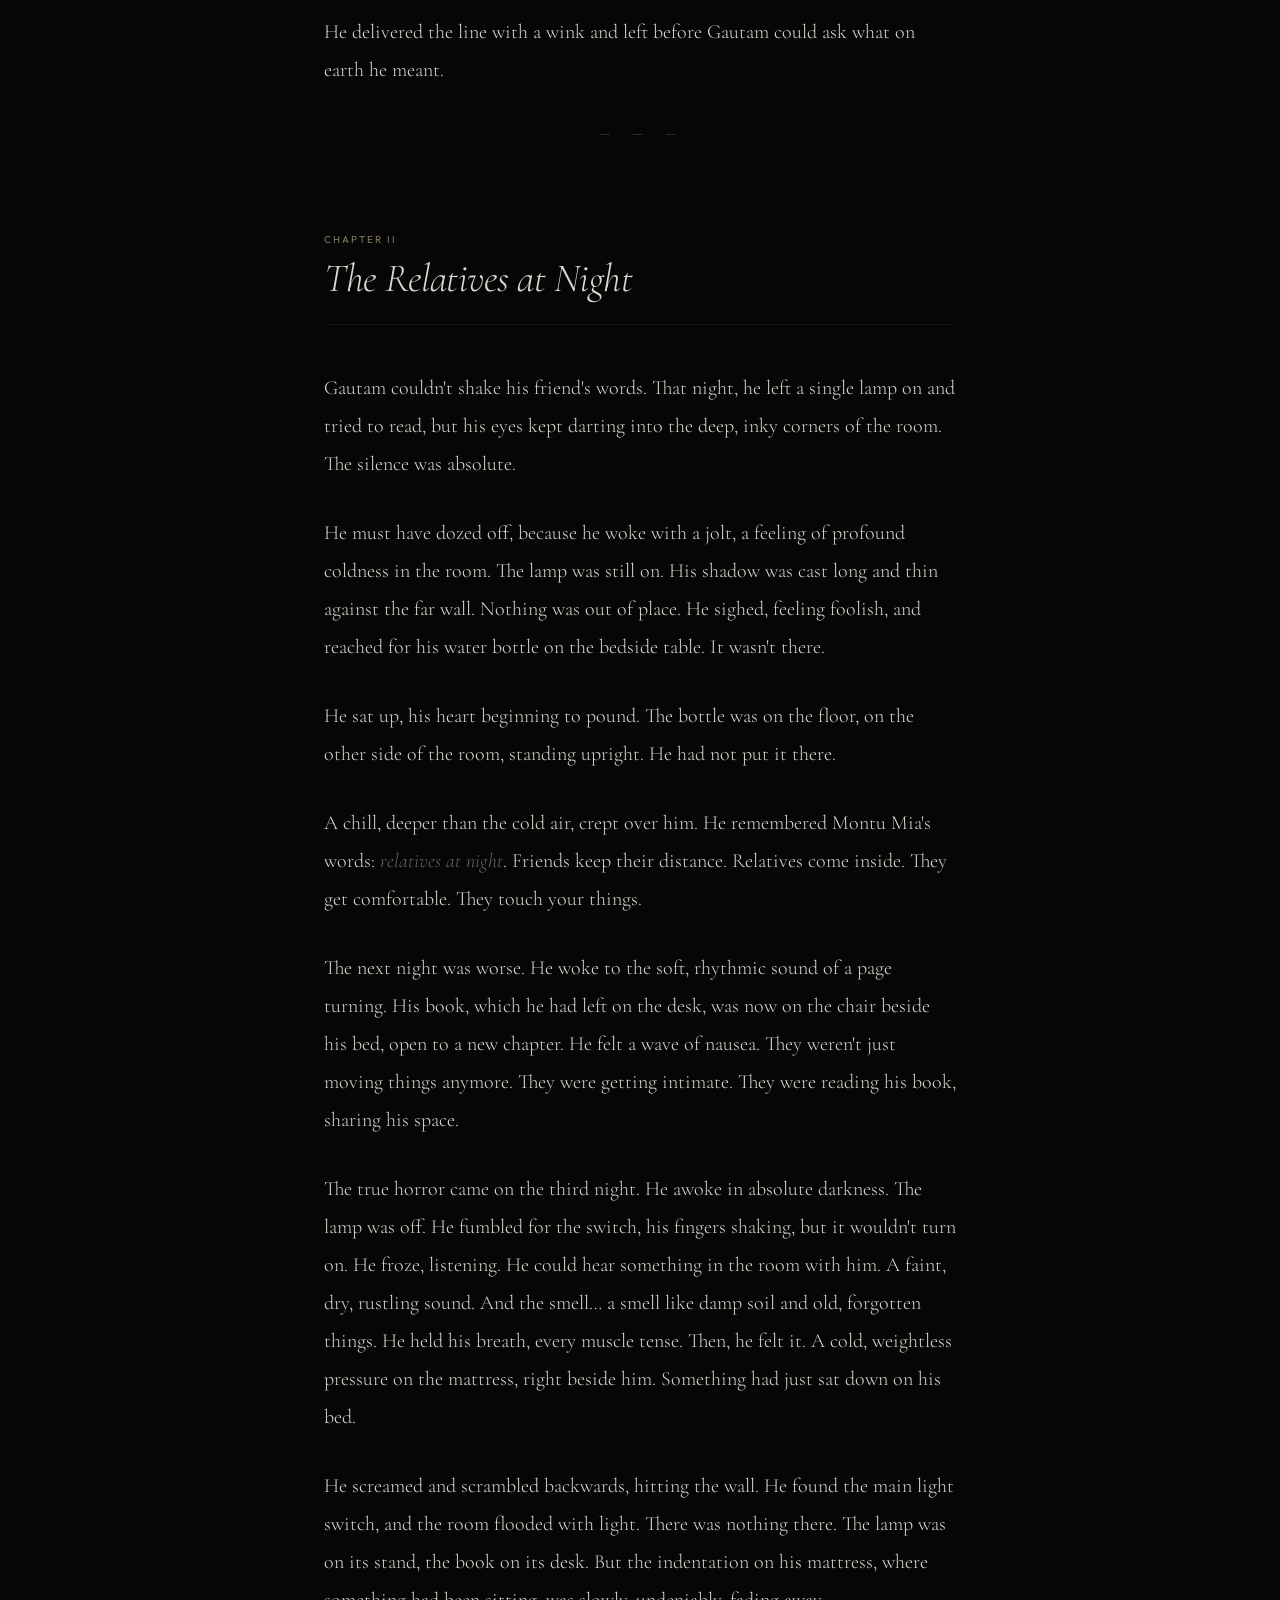
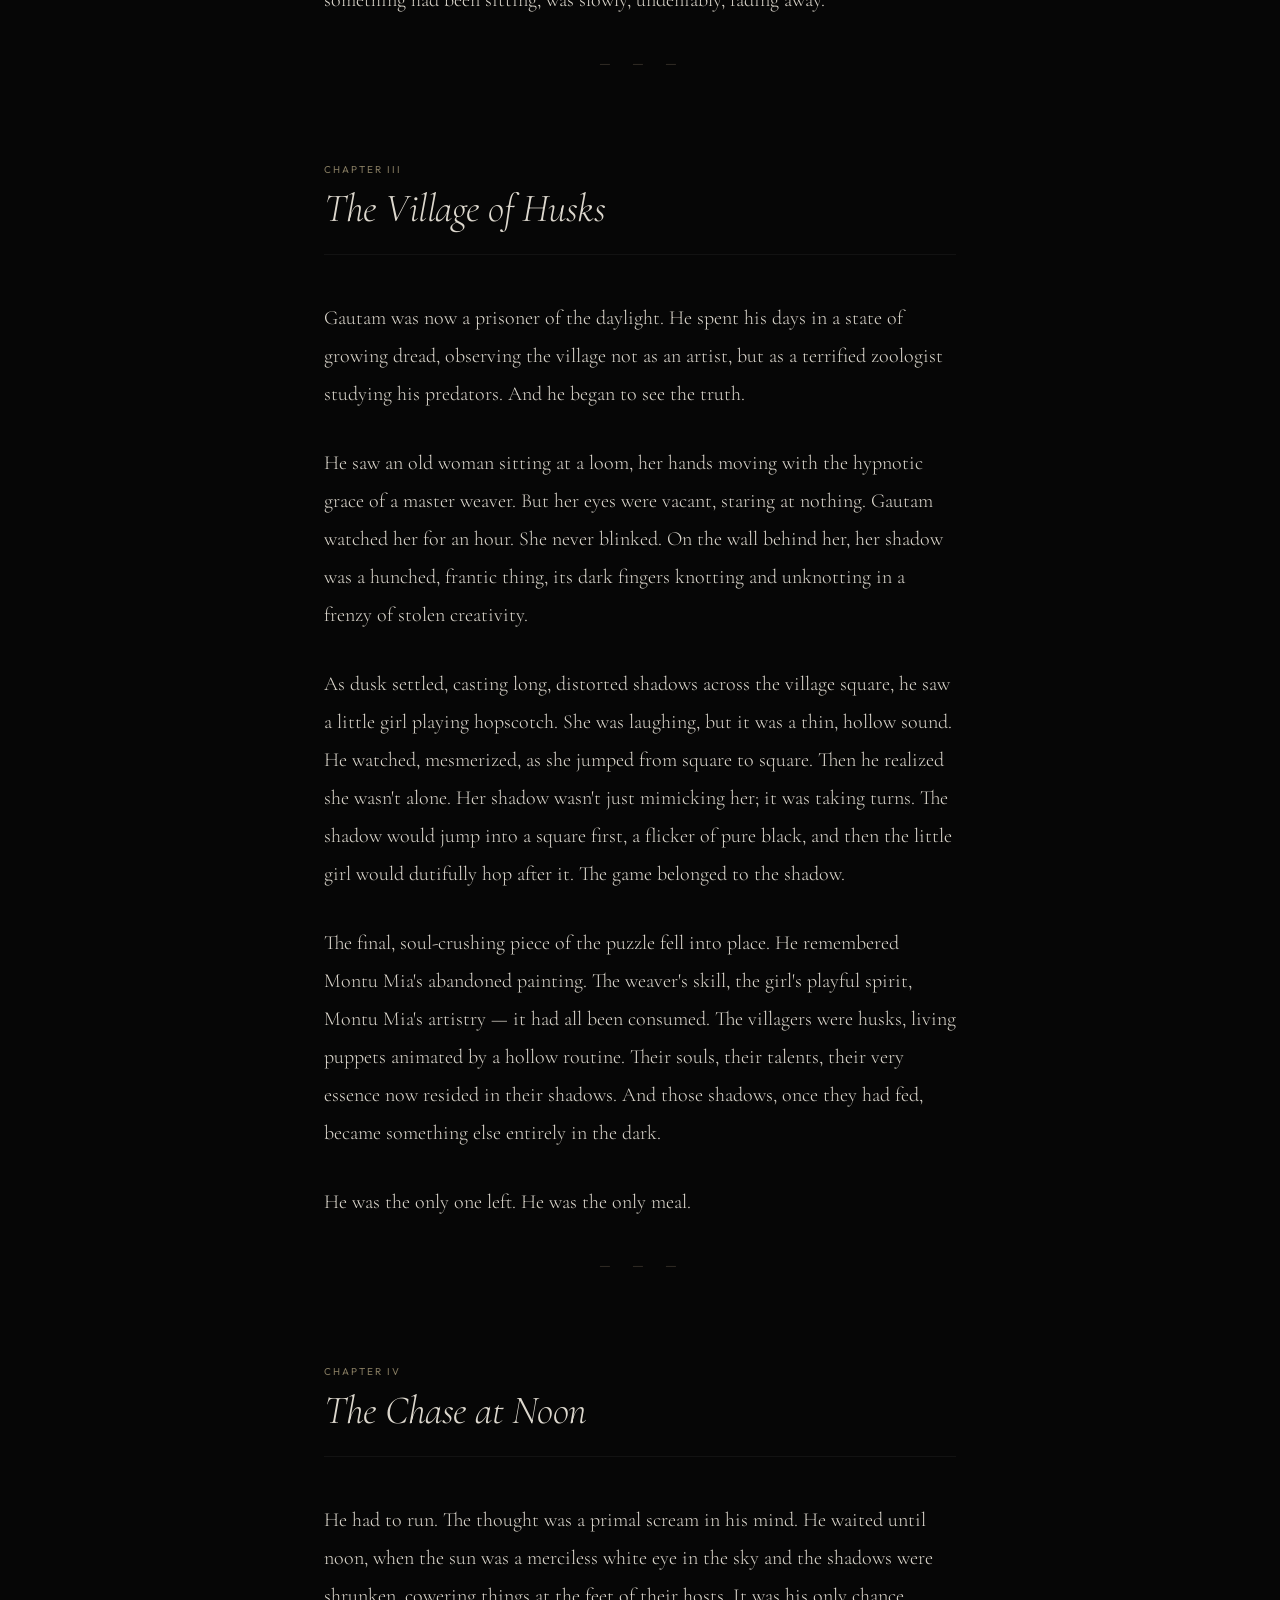
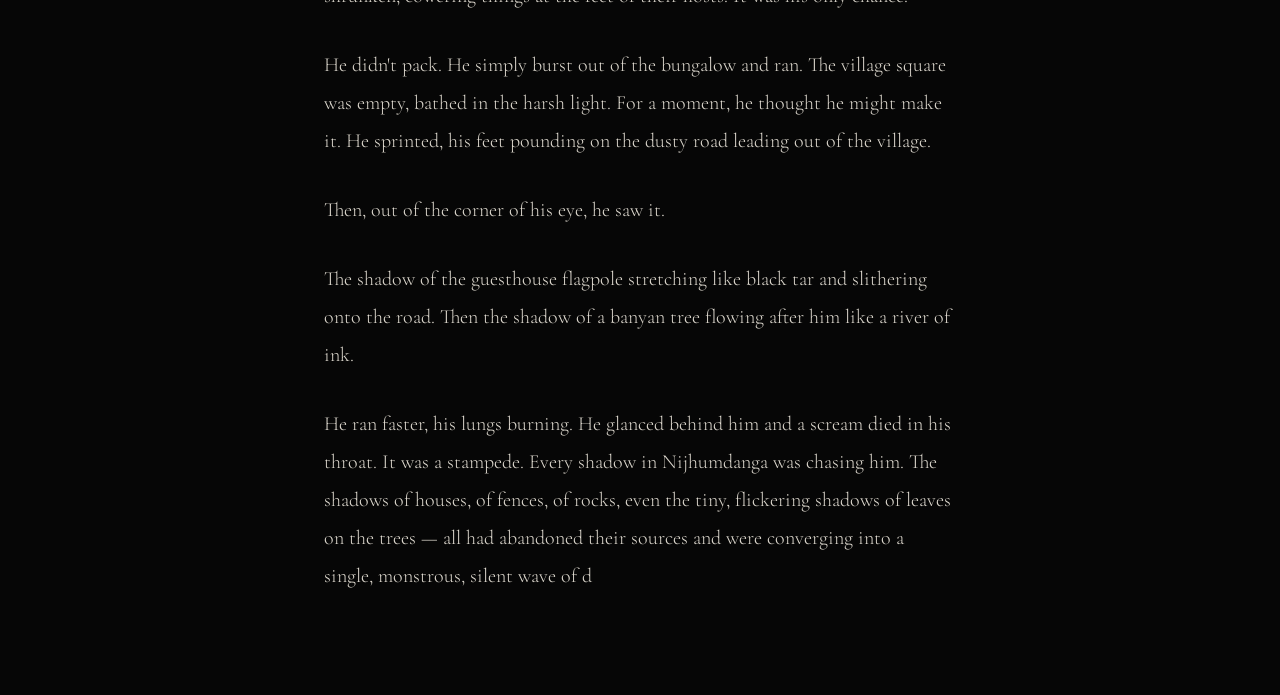
<file: writing/story-inheritance.html>
<!DOCTYPE html>
<html lang="en" data-theme="dark">
<head>
<meta charset="UTF-8"/>
<meta name="viewport" content="width=device-width,initial-scale=1.0"/>
<title>The Inheritance — Md Golam Kibriya</title>
<link rel="preconnect" href="https://fonts.googleapis.com"/>
<link rel="preconnect" href="https://fonts.gstatic.com" crossorigin/>
<link href="https://fonts.googleapis.com/css2?family=Cormorant+Garamond:ital,wght@0,300;0,400;0,500;1,300;1,400;1,500&family=Outfit:wght@300;400;500&display=swap" rel="stylesheet"/>
<style>
:root{
  --bg:#060606;--s1:#0d0d0d;--s2:#141414;--s3:#1c1c1c;
  --border:rgba(255,255,255,.05);--text:#ddd8ce;
  --muted:#6b6560;--subtle:#302a24;
  --cream:#c8b890;--cream-dim:#6b5838;--r:12px;--pw:680px;
}
[data-theme="light"]{
  --bg:#f9f6f0;--s1:#fffefc;--s2:#f9f6f0;--s3:#ede9e0;
  --border:rgba(0,0,0,.07);--text:#1a1714;
  --muted:#68635a;--subtle:#c0b8a5;
  --cream:#7a5c2a;--cream-dim:#c8a96e;
}
*,*::before,*::after{box-sizing:border-box;margin:0;padding:0}
html{scroll-behavior:smooth}
body{font-family:'Outfit',sans-serif;background:var(--bg);color:var(--text);transition:background .3s,color .3s;overflow-x:hidden}
a{color:inherit;text-decoration:none}
body::after{content:'';position:fixed;inset:0;z-index:0;pointer-events:none;opacity:.45;background-image:url("data:image/svg+xml,%3Csvg xmlns='http://www.w3.org/2000/svg' width='300' height='300'%3E%3Cfilter id='n'%3E%3CfeTurbulence type='fractalNoise' baseFrequency='0.78' numOctaves='4' stitchTiles='stitch'/%3E%3C/filter%3E%3Crect width='300' height='300' filter='url(%23n)' opacity='0.045'/%3E%3C/svg%3E")}

.progress-bar{position:fixed;top:0;left:0;right:0;height:2px;background:var(--border);z-index:200}
.progress-fill{height:100%;background:var(--cream);width:0%}

nav{position:sticky;top:0;z-index:99;display:flex;align-items:center;justify-content:space-between;padding:11px 24px;background:var(--s1);border-bottom:1px solid var(--border);backdrop-filter:blur(20px)}
.nav-l{display:flex;align-items:center;gap:10px}
.nav-back{display:flex;align-items:center;gap:6px;font-size:12px;color:var(--muted);background:var(--s2);border:1px solid var(--border);border-radius:8px;padding:5px 13px;transition:all .2s;letter-spacing:.3px}
.nav-back:hover{color:var(--text);border-color:var(--subtle)}
.nav-back svg{width:11px;height:11px}
.nav-title{font-size:11px;color:var(--subtle);letter-spacing:.4px}
.nav-r{display:flex;gap:7px}
.nav-btn{width:32px;height:32px;border-radius:8px;border:1px solid var(--border);background:var(--s2);color:var(--muted);cursor:pointer;display:flex;align-items:center;justify-content:center;transition:all .2s}
.nav-btn:hover{color:var(--text);border-color:var(--subtle)}
.nav-btn svg{width:14px;height:14px}
/* font size button label */
.font-label{font-size:11px;font-weight:500;font-family:'Outfit',sans-serif;letter-spacing:.5px}

.cover{padding:96px 24px 80px;text-align:center;position:relative;z-index:1;border-bottom:1px solid var(--border)}
.cover-kicker{font-size:10px;letter-spacing:2.5px;text-transform:uppercase;color:var(--cream);opacity:.7;margin-bottom:20px;display:block}
.cover-title{font-family:'Cormorant Garamond',serif;font-size:clamp(52px,10vw,96px);font-weight:300;letter-spacing:-2.5px;line-height:.95;color:var(--text);margin-bottom:28px}
.cover-author{font-size:13px;color:var(--muted);letter-spacing:.5px;margin-bottom:32px}
.cover-tags{display:flex;gap:8px;justify-content:center;flex-wrap:wrap;margin-bottom:40px}
.c-tag{font-size:10px;letter-spacing:1px;text-transform:uppercase;padding:3px 10px;border-radius:4px;border:1px solid var(--border);color:var(--muted)}
.c-tag.horror{border-color:rgba(160,60,40,.35);color:rgba(210,110,90,.7)}
.cover-meta{display:flex;align-items:center;justify-content:center;gap:24px;flex-wrap:wrap;font-size:11px;color:var(--subtle);letter-spacing:.5px;margin-bottom:40px}
.c-meta-item{display:flex;align-items:center;gap:6px}
.c-meta-item svg{width:12px;height:12px}
.start-btn{display:inline-flex;align-items:center;gap:8px;padding:10px 24px;border-radius:8px;border:1px solid var(--border);color:var(--cream);font-size:12px;letter-spacing:.4px;transition:all .2s;font-family:'Outfit',sans-serif}
.start-btn:hover{border-color:var(--cream-dim);background:rgba(200,184,144,.06)}
.start-btn svg{width:12px;height:12px}

.ch-nav-wrap{max-width:var(--pw);margin:0 auto;padding:48px 24px 0;position:relative;z-index:1}
.ch-nav-label{font-size:10px;letter-spacing:2px;text-transform:uppercase;color:var(--subtle);margin-bottom:14px;display:block}
.ch-links{display:flex;flex-direction:column;gap:2px}
.ch-link{display:flex;align-items:center;justify-content:space-between;padding:13px 17px;border-radius:var(--r);border:1px solid var(--border);background:var(--s1);transition:all .2s}
.ch-link:hover{border-color:var(--subtle);background:var(--s2)}
.ch-link-num{font-size:10px;letter-spacing:1.5px;text-transform:uppercase;color:var(--subtle)}
.ch-link-title{font-family:'Cormorant Garamond',serif;font-size:17px;color:var(--text);font-style:italic}
.ch-link svg{width:13px;height:13px;color:var(--subtle)}

.prose-wrap{max-width:var(--pw);margin:0 auto;padding:64px 24px 100px;position:relative;z-index:1}
.ch-head{margin-bottom:44px;padding-bottom:24px;border-bottom:1px solid var(--border);scroll-margin-top:72px}
.ch-head+.prose+.break+.ch-head{margin-top:56px}
.ch-kicker{font-size:10px;letter-spacing:2px;text-transform:uppercase;color:var(--cream);opacity:.65;margin-bottom:10px;display:block}
.ch-title{font-family:'Cormorant Garamond',serif;font-size:clamp(28px,4vw,40px);font-weight:300;letter-spacing:-.5px;line-height:1.1;color:var(--text);font-style:italic}

/* PROSE — three sizes controlled by body class */
.prose{font-family:'Cormorant Garamond',serif;font-size:20px;line-height:1.9;color:var(--text);font-weight:300}
body.fs-sm .prose{font-size:17px;line-height:1.85}
body.fs-lg .prose{font-size:24px;line-height:1.95}
.prose p{margin-bottom:1.55em}
.prose p:last-child{margin-bottom:0}
.prose .d{font-style:italic}
.prose .emph{font-style:italic;color:var(--muted)}

.break{text-align:center;color:var(--subtle);font-size:14px;margin:2.5em 0;letter-spacing:5px}
.chapter-gap{height:56px}

.end-section{margin-top:64px;padding-top:36px;border-top:1px solid var(--border);text-align:center}
.end-title{font-family:'Cormorant Garamond',serif;font-style:italic;font-size:20px;color:var(--muted);margin-bottom:24px}
.back-btn{display:inline-flex;align-items:center;gap:8px;padding:10px 22px;border-radius:8px;border:1px solid var(--border);color:var(--muted);font-size:12px;letter-spacing:.4px;transition:all .2s;font-family:'Outfit',sans-serif}
.back-btn:hover{color:var(--text);border-color:var(--subtle)}
.back-btn svg{width:12px;height:12px}

.scroll-top{position:fixed;bottom:24px;right:24px;z-index:100;width:38px;height:38px;border-radius:10px;border:1px solid var(--border);background:var(--s1);color:var(--muted);cursor:pointer;display:flex;align-items:center;justify-content:center;transition:all .2s,opacity .3s;opacity:0;pointer-events:none}
.scroll-top.show{opacity:1;pointer-events:all}
.scroll-top:hover{color:var(--text);border-color:var(--subtle)}
.scroll-top svg{width:13px;height:13px}
</style>
</head>
<body>

<div class="progress-bar"><div class="progress-fill" id="pf"></div></div>

<nav>
  <div class="nav-l">
    <a class="nav-back" href="writing.html">
      <svg viewBox="0 0 24 24" fill="none" stroke="currentColor" stroke-width="2.5" stroke-linecap="round" stroke-linejoin="round"><polyline points="15 18 9 12 15 6"/></svg>
      Writing
    </a>
    <span class="nav-title">The Inheritance</span>
  </div>
  <div class="nav-r">
    <button class="nav-btn" onclick="cycleFont()" title="Change font size">
      <span class="font-label" id="fontLabel">Aa</span>
    </button>
    <button class="nav-btn" id="themeBtn" onclick="toggleTheme()" title="Toggle theme">
      <svg id="themeIcon" viewBox="0 0 24 24" fill="none" stroke="currentColor" stroke-width="2" stroke-linecap="round" stroke-linejoin="round">
        <path d="M21 12.79A9 9 0 1 1 11.21 3 7 7 0 0 0 21 12.79z"/>
      </svg>
    </button>
  </div>
</nav>

<div class="cover">
  <span class="cover-kicker">Short Story &middot; Horror</span>
  <h1 class="cover-title">The<br>Inheritance</h1>
  <div class="cover-author">By Md Golam Kibriya</div>
  <div class="cover-tags">
    <span class="c-tag horror">Horror</span>
    <span class="c-tag">Paranormal</span>
    <span class="c-tag">Short Story</span>
    <span class="c-tag">English</span>
  </div>
  <div class="cover-meta">
    <span class="c-meta-item">
      <svg viewBox="0 0 24 24" fill="none" stroke="currentColor" stroke-width="1.5" stroke-linecap="round" stroke-linejoin="round"><path d="M2 3h6a4 4 0 0 1 4 4v14a3 3 0 0 0-3-3H2z"/><path d="M22 3h-6a4 4 0 0 0-4 4v14a3 3 0 0 1 3-3h7z"/></svg>
      4 Chapters
    </span>
    <span class="c-meta-item">
      <svg viewBox="0 0 24 24" fill="none" stroke="currentColor" stroke-width="1.5" stroke-linecap="round" stroke-linejoin="round"><circle cx="12" cy="12" r="10"/><polyline points="12 6 12 12 16 14"/></svg>
      ~20 min read
    </span>
    <span class="c-meta-item">
      <svg viewBox="0 0 24 24" fill="none" stroke="currentColor" stroke-width="1.5" stroke-linecap="round" stroke-linejoin="round"><path d="M22 11.08V12a10 10 0 1 1-5.93-9.14"/><polyline points="22 4 12 14.01 9 11.01"/></svg>
      Complete
    </span>
  </div>
  <a class="start-btn" href="#ch1">
    Begin Reading
    <svg viewBox="0 0 24 24" fill="none" stroke="currentColor" stroke-width="2" stroke-linecap="round" stroke-linejoin="round"><line x1="12" y1="5" x2="12" y2="19"/><polyline points="19 12 12 19 5 12"/></svg>
  </a>
</div>

<div class="ch-nav-wrap">
  <span class="ch-nav-label">Contents</span>
  <div class="ch-links">
    <a class="ch-link" href="#ch1">
      <span><div class="ch-link-num">Chapter I</div><div class="ch-link-title">The Friend in the Light</div></span>
      <svg viewBox="0 0 24 24" fill="none" stroke="currentColor" stroke-width="2" stroke-linecap="round" stroke-linejoin="round"><line x1="5" y1="12" x2="19" y2="12"/><polyline points="12 5 19 12 12 19"/></svg>
    </a>
    <a class="ch-link" href="#ch2">
      <span><div class="ch-link-num">Chapter II</div><div class="ch-link-title">The Relatives at Night</div></span>
      <svg viewBox="0 0 24 24" fill="none" stroke="currentColor" stroke-width="2" stroke-linecap="round" stroke-linejoin="round"><line x1="5" y1="12" x2="19" y2="12"/><polyline points="12 5 19 12 12 19"/></svg>
    </a>
    <a class="ch-link" href="#ch3">
      <span><div class="ch-link-num">Chapter III</div><div class="ch-link-title">The Village of Husks</div></span>
      <svg viewBox="0 0 24 24" fill="none" stroke="currentColor" stroke-width="2" stroke-linecap="round" stroke-linejoin="round"><line x1="5" y1="12" x2="19" y2="12"/><polyline points="12 5 19 12 12 19"/></svg>
    </a>
    <a class="ch-link" href="#ch4">
      <span><div class="ch-link-num">Chapter IV</div><div class="ch-link-title">The Chase at Noon</div></span>
      <svg viewBox="0 0 24 24" fill="none" stroke="currentColor" stroke-width="2" stroke-linecap="round" stroke-linejoin="round"><line x1="5" y1="12" x2="19" y2="12"/><polyline points="12 5 19 12 12 19"/></svg>
    </a>
  </div>
</div>

<div class="prose-wrap">

  <div class="ch-head" id="ch1">
    <span class="ch-kicker">Chapter I</span>
    <h2 class="ch-title">The Friend in the Light</h2>
  </div>
  <div class="prose">
    <p>The city had begun to suffocate Gautam. He called himself a photographer, but the title felt like a lie. His pictures were ghosts. Perfectly framed, perfectly lit, and utterly lifeless. This artistic emptiness was a sickness, and it drove him to seek a cure in the forgotten village of Nijhumdanga.</p>
    <p>The air in the village was heavy, thick with a silence that felt older than the trees. Montu Mia, the caretaker of the old guesthouse, greeted him with a wide, almost goofy grin. He was a small man with a bustling energy that seemed too large for his frame.</p>
    <p class="d">"Welcome, sir, welcome! We've been expecting you."</p>
    <p class="d">"Expecting me?" Gautam asked, surprised.</p>
    <p class="d">"Of course! A little bird sings in this village when a true artist is coming,"</p>
    <p>Montu Mia said, buzzing with an enthusiasm that was both charming and slightly overwhelming.</p>
    <p>The room was old but clean. On the wall hung an unfinished painting, its brushstrokes skilled but suddenly stopped. When Gautam asked, Montu Mia's cheerful face clouded over for just a second.</p>
    <p class="d">"Ah, that. I used to hold a brush, sir. But now… well, now I have you to look after!"</p>
    <p>The smile snapped back into place.</p>
    <p>The wrongness began on the second day. While photographing a crumbling manor, Gautam noticed his own shadow on the wall. As he moved, the shadow mimicked him perfectly, until it didn't. For a split second, the shadow's arm lagged behind, its head tilting at an impossible angle before snapping back into place. He blinked, dismissing it as a trick of the heat haze. Later, while sitting by the pond, he saw the shadow of a bird flying overhead. But on the ground, the shadow seemed to stumble mid-flight, a frantic flutter before it corrected itself.</p>
    <p>He found it amusing. The shadows here were clumsy, imperfect copies. They were weak. That evening, he called his friend Rashed in Dhaka, laughing about the village's quirky "glitchy shadows."</p>
    <p class="d">"They're only around during the day, obviously. At night, no light, no shadows. Peace and quiet."</p>
    <p>There was a pause on the line. Then Rashed's voice, low and thoughtful.</p>
    <p class="d">"Are you sure about that? Darkness doesn't make shadows disappear, does it? It just makes the whole world a shadow. What if that's when they stop being just copies? What if that's when they get stronger?"</p>
    <p>The line went dead, but the question hung in the air, cold and heavy.</p>
    <p>Later, as Montu Mia brought him dinner, Gautam casually mentioned the clumsy shadows. Montu Mia let out a hearty laugh.</p>
    <p class="d">"Oh, them! Don't you worry about them, sir. It's simple. In Nijhumdanga, shadows are friends in the light of day, and… <span class="emph">relatives</span> at night."</p>
    <p>He delivered the line with a wink and left before Gautam could ask what on earth he meant.</p>
  </div>

  <div class="break">&mdash;&nbsp;&nbsp;&mdash;&nbsp;&nbsp;&mdash;</div>
  <div class="chapter-gap"></div>

  <div class="ch-head" id="ch2">
    <span class="ch-kicker">Chapter II</span>
    <h2 class="ch-title">The Relatives at Night</h2>
  </div>
  <div class="prose">
    <p>Gautam couldn't shake his friend's words. That night, he left a single lamp on and tried to read, but his eyes kept darting into the deep, inky corners of the room. The silence was absolute.</p>
    <p>He must have dozed off, because he woke with a jolt, a feeling of profound coldness in the room. The lamp was still on. His shadow was cast long and thin against the far wall. Nothing was out of place. He sighed, feeling foolish, and reached for his water bottle on the bedside table. It wasn't there.</p>
    <p>He sat up, his heart beginning to pound. The bottle was on the floor, on the other side of the room, standing upright. He had not put it there.</p>
    <p>A chill, deeper than the cold air, crept over him. He remembered Montu Mia's words: <span class="emph">relatives at night</span>. Friends keep their distance. Relatives come inside. They get comfortable. They touch your things.</p>
    <p>The next night was worse. He woke to the soft, rhythmic sound of a page turning. His book, which he had left on the desk, was now on the chair beside his bed, open to a new chapter. He felt a wave of nausea. They weren't just moving things anymore. They were getting intimate. They were reading his book, sharing his space.</p>
    <p>The true horror came on the third night. He awoke in absolute darkness. The lamp was off. He fumbled for the switch, his fingers shaking, but it wouldn't turn on. He froze, listening. He could hear something in the room with him. A faint, dry, rustling sound. And the smell… a smell like damp soil and old, forgotten things. He held his breath, every muscle tense. Then, he felt it. A cold, weightless pressure on the mattress, right beside him. Something had just sat down on his bed.</p>
    <p>He screamed and scrambled backwards, hitting the wall. He found the main light switch, and the room flooded with light. There was nothing there. The lamp was on its stand, the book on its desk. But the indentation on his mattress, where something had been sitting, was slowly, undeniably, fading away.</p>
  </div>

  <div class="break">&mdash;&nbsp;&nbsp;&mdash;&nbsp;&nbsp;&mdash;</div>
  <div class="chapter-gap"></div>

  <div class="ch-head" id="ch3">
    <span class="ch-kicker">Chapter III</span>
    <h2 class="ch-title">The Village of Husks</h2>
  </div>
  <div class="prose">
    <p>Gautam was now a prisoner of the daylight. He spent his days in a state of growing dread, observing the village not as an artist, but as a terrified zoologist studying his predators. And he began to see the truth.</p>
    <p>He saw an old woman sitting at a loom, her hands moving with the hypnotic grace of a master weaver. But her eyes were vacant, staring at nothing. Gautam watched her for an hour. She never blinked. On the wall behind her, her shadow was a hunched, frantic thing, its dark fingers knotting and unknotting in a frenzy of stolen creativity.</p>
    <p>As dusk settled, casting long, distorted shadows across the village square, he saw a little girl playing hopscotch. She was laughing, but it was a thin, hollow sound. He watched, mesmerized, as she jumped from square to square. Then he realized she wasn't alone. Her shadow wasn't just mimicking her; it was taking turns. The shadow would jump into a square first, a flicker of pure black, and then the little girl would dutifully hop after it. The game belonged to the shadow.</p>
    <p>The final, soul-crushing piece of the puzzle fell into place. He remembered Montu Mia's abandoned painting. The weaver's skill, the girl's playful spirit, Montu Mia's artistry — it had all been consumed. The villagers were husks, living puppets animated by a hollow routine. Their souls, their talents, their very essence now resided in their shadows. And those shadows, once they had fed, became something else entirely in the dark.</p>
    <p>He was the only one left. He was the only meal.</p>
  </div>

  <div class="break">&mdash;&nbsp;&nbsp;&mdash;&nbsp;&nbsp;&mdash;</div>
  <div class="chapter-gap"></div>

  <div class="ch-head" id="ch4">
    <span class="ch-kicker">Chapter IV</span>
    <h2 class="ch-title">The Chase at Noon</h2>
  </div>
  <div class="prose">
    <p>He had to run. The thought was a primal scream in his mind. He waited until noon, when the sun was a merciless white eye in the sky and the shadows were shrunken, cowering things at the feet of their hosts. It was his only chance.</p>
    <p>He didn't pack. He simply burst out of the bungalow and ran. The village square was empty, bathed in the harsh light. For a moment, he thought he might make it. He sprinted, his feet pounding on the dusty road leading out of the village.</p>
    <p>Then, out of the corner of his eye, he saw it.</p>
    <p>The shadow of the guesthouse flagpole stretching like black tar and slithering onto the road. Then the shadow of a banyan tree flowing after him like a river of ink.</p>
    <p>He ran faster, his lungs burning. He glanced behind him and a scream died in his throat. It was a stampede. Every shadow in Nijhumdanga was chasing him. The shadows of houses, of fences, of rocks, even the tiny, flickering shadows of leaves on the trees — all had abandoned their sources and were converging into a single, monstrous, silent wave of d
</file>
